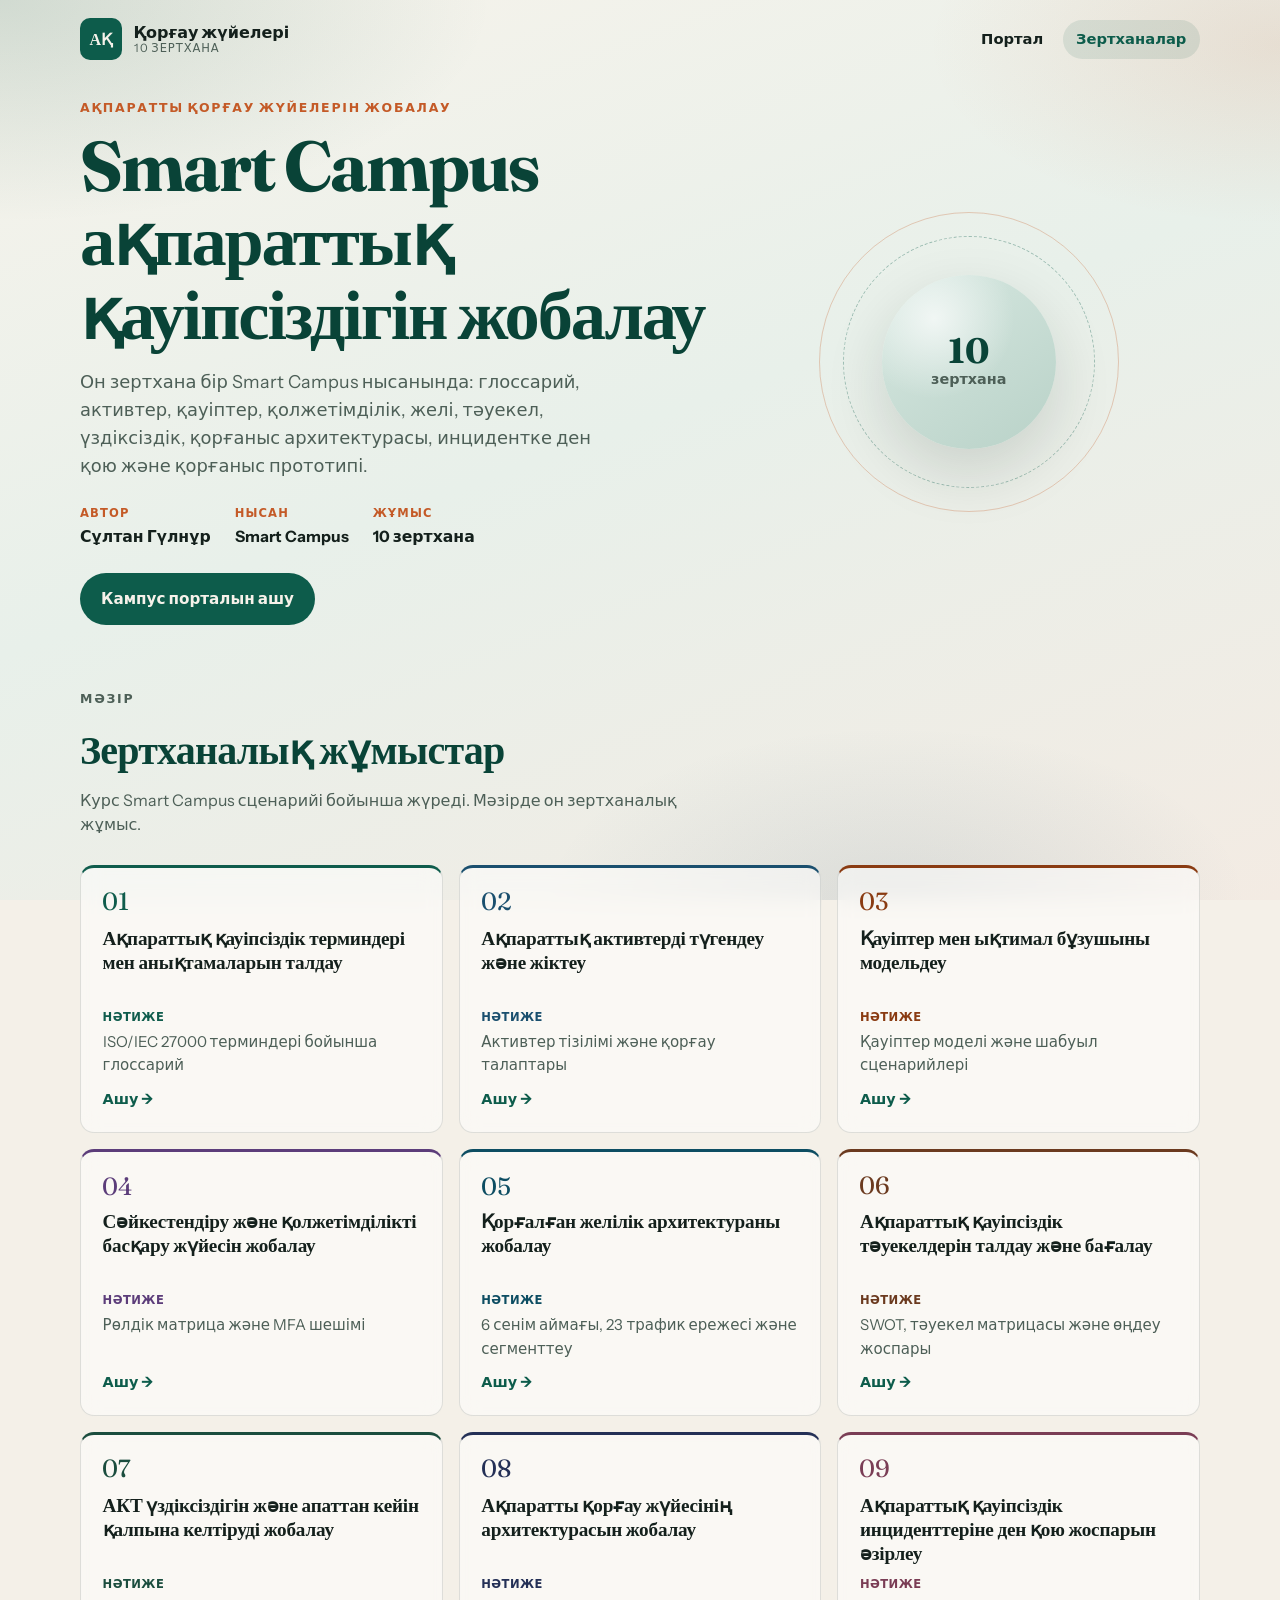
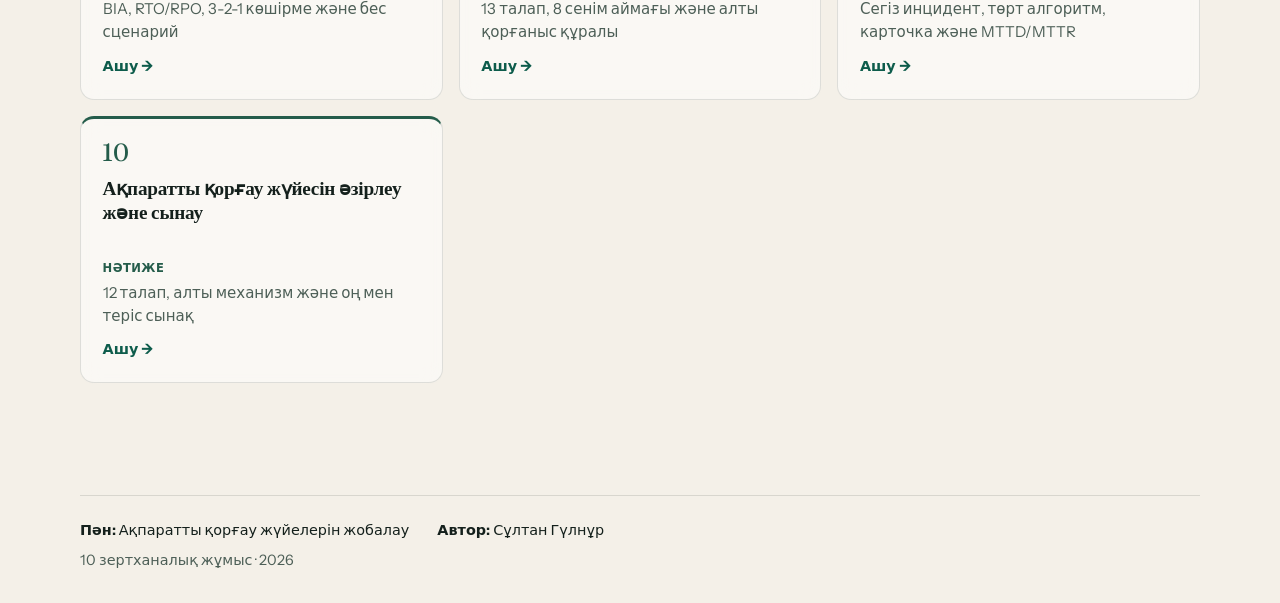
<file: index.html>
<!DOCTYPE html>
<html lang="kk">
<head>
  <meta charset="UTF-8">
  <meta name="viewport" content="width=device-width, initial-scale=1.0">
  <title>Ақпаратты қорғау жүйелерін жобалау — зертханалар</title>
  <meta name="author" content="Сұлтан Гүлнұр">
  <meta name="description" content="Smart Campus бойынша он зертханалық жұмыс. Автор: Сұлтан Гүлнұр">
  <link rel="preconnect" href="https://fonts.googleapis.com">
  <link rel="preconnect" href="https://fonts.gstatic.com" crossorigin>
  <link href="https://fonts.googleapis.com/css2?family=Instrument+Sans:wght@400;500;600;700&family=Fraunces:opsz,wght@9..144,500;9..144,700&display=swap" rel="stylesheet">
  <link rel="stylesheet" href="css/style.css?v=flow2">
</head>
<body>
  <div class="bg" aria-hidden="true"></div>

  <header class="header">
    <a class="logo" href="#labs">
      <span class="logo-mark">АҚ</span>
      <span class="logo-text">
        <strong>Қорғау жүйелері</strong>
        <small id="logo-sub">10 зертхана</small>
      </span>
    </a>
    <nav class="nav" id="site-nav">
      <a href="campus.html">Портал</a>
      <a data-nav="labs" href="#labs">Зертханалар</a>
      <a data-nav="home" data-lab="1" href="#home" hidden>Басты</a>
      <a data-nav="standards" data-lab="1" href="#standards-list" hidden>Стандарттар</a>
      <a data-nav="literature" data-lab="1" href="#literature" hidden>Әдебиеттер</a>
      <a data-nav="practice" data-lab="1" href="#practice" hidden>Практика</a>
      <a data-nav="quiz" data-lab="1" class="nav-cta" href="#quiz" hidden>Сұрақтарға жауап</a>
      <a data-nav="l2-home" data-lab="2" href="#lab/2" hidden>Басты</a>
      <a data-nav="l2-registry" data-lab="2" href="#lab/2/registry" hidden>Тізілім</a>
      <a data-nav="l2-scale" data-lab="2" href="#lab/2/scale" hidden>Жіктеу</a>
      <a data-nav="l2-diagram" data-lab="2" href="#lab/2/diagram" hidden>Сызба</a>
      <a data-nav="l2-quiz" data-lab="2" class="nav-cta" href="#lab/2/quiz" hidden>Сұрақтар</a>
      <a data-nav="l3-home" data-lab="3" href="#lab/3" hidden>Басты</a>
      <a data-nav="l3-object" data-lab="3" href="#lab/3/object" hidden>Нысан</a>
      <a data-nav="l3-diagram" data-lab="3" href="#lab/3/diagram" hidden>Сызба</a>
      <a data-nav="l3-actors" data-lab="3" href="#lab/3/actors" hidden>Бұзушы</a>
      <a data-nav="l3-registry" data-lab="3" href="#lab/3/registry" hidden>Тізілім</a>
      <a data-nav="l3-quiz" data-lab="3" class="nav-cta" href="#lab/3/quiz" hidden>Сұрақтар</a>
      <a data-nav="l4-home" data-lab="4" href="#lab/4" hidden>Басты</a>
      <a data-nav="l4-roles" data-lab="4" href="#lab/4/roles" hidden>Рөлдер</a>
      <a data-nav="l4-matrix" data-lab="4" href="#lab/4/matrix" hidden>Матрица</a>
      <a data-nav="l4-lifecycle" data-lab="4" href="#lab/4/lifecycle" hidden>Цикл</a>
      <a data-nav="l4-tests" data-lab="4" href="#lab/4/tests" hidden>Тест</a>
      <a data-nav="l4-quiz" data-lab="4" class="nav-cta" href="#lab/4/quiz" hidden>Сұрақтар</a>
      <a data-nav="l5-home" data-lab="5" href="#lab/5" hidden>Басты</a>
      <a data-nav="l5-zones" data-lab="5" href="#lab/5/zones" hidden>Аймақтар</a>
      <a data-nav="l5-traffic" data-lab="5" href="#lab/5/traffic" hidden>Ережелер</a>
      <a data-nav="l5-defense" data-lab="5" href="#lab/5/defense" hidden>Қорғаныс</a>
      <a data-nav="l5-quiz" data-lab="5" class="nav-cta" href="#lab/5/quiz" hidden>Сұрақтар</a>
      <a data-nav="l6-home" data-lab="6" href="#lab/6" hidden>Басты</a>
      <a data-nav="l6-swot" data-lab="6" href="#lab/6/swot" hidden>SWOT</a>
      <a data-nav="l6-risks" data-lab="6" href="#lab/6/risks" hidden>Тәуекел</a>
      <a data-nav="l6-plan" data-lab="6" href="#lab/6/plan" hidden>Жоспар</a>
      <a data-nav="l6-quiz" data-lab="6" class="nav-cta" href="#lab/6/quiz" hidden>Сұрақтар</a>
      <a data-nav="l7-home" data-lab="7" href="#lab/7" hidden>Басты</a>
      <a data-nav="l7-bia" data-lab="7" href="#lab/7/bia" hidden>BIA</a>
      <a data-nav="l7-backup" data-lab="7" href="#lab/7/backup" hidden>Көшірме</a>
      <a data-nav="l7-scenarios" data-lab="7" href="#lab/7/scenarios" hidden>Сценарий</a>
      <a data-nav="l7-exercise" data-lab="7" href="#lab/7/exercise" hidden>Жаттығу</a>
      <a data-nav="l7-quiz" data-lab="7" class="nav-cta" href="#lab/7/quiz" hidden>Сұрақтар</a>
      <a data-nav="l8-home" data-lab="8" href="#lab/8" hidden>Басты</a>
      <a data-nav="l8-object" data-lab="8" href="#lab/8/object" hidden>Нысан</a>
      <a data-nav="l8-requirements" data-lab="8" href="#lab/8/requirements" hidden>Талап</a>
      <a data-nav="l8-zones" data-lab="8" href="#lab/8/zones" hidden>Сызба</a>
      <a data-nav="l8-tools" data-lab="8" href="#lab/8/tools" hidden>Құрал</a>
      <a data-nav="l8-residual" data-lab="8" href="#lab/8/residual" hidden>Қалдық</a>
      <a data-nav="l8-quiz" data-lab="8" class="nav-cta" href="#lab/8/quiz" hidden>Сұрақтар</a>
      <a data-nav="l9-home" data-lab="9" href="#lab/9" hidden>Басты</a>
      <a data-nav="l9-concepts" data-lab="9" href="#lab/9/concepts" hidden>Ұғым</a>
      <a data-nav="l9-registry" data-lab="9" href="#lab/9/registry" hidden>Тізілім</a>
      <a data-nav="l9-playbooks" data-lab="9" href="#lab/9/playbooks" hidden>Сценарий</a>
      <a data-nav="l9-roles" data-lab="9" href="#lab/9/roles" hidden>Байланыс</a>
      <a data-nav="l9-card" data-lab="9" href="#lab/9/card" hidden>Карточка</a>
      <a data-nav="l9-quiz" data-lab="9" class="nav-cta" href="#lab/9/quiz" hidden>Сұрақтар</a>
      <a data-nav="l10-home" data-lab="10" href="#lab/10" hidden>Басты</a>
      <a data-nav="l10-baseline" data-lab="10" href="#lab/10/baseline" hidden>Күй</a>
      <a data-nav="l10-requirements" data-lab="10" href="#lab/10/requirements" hidden>Талап</a>
      <a data-nav="l10-stand" data-lab="10" href="#lab/10/stand" hidden>Стенд</a>
      <a data-nav="l10-tests" data-lab="10" href="#lab/10/tests" hidden>Сынақ</a>
      <a data-nav="l10-findings" data-lab="10" href="#lab/10/findings" hidden>Олқылық</a>
      <a data-nav="l10-quiz" data-lab="10" class="nav-cta" href="#lab/10/quiz" hidden>Сұрақтар</a>
    </nav>
  </header>

  <main id="app"></main>

  <footer class="footer">
    <div class="footer-meta">
      <p><strong>Пән:</strong> <span id="footer-subject"></span></p>
      <p><strong>Автор:</strong> <span id="footer-author"></span></p>
    </div>
    <p class="footer-note"><span id="footer-note">10 зертханалық жұмыс</span> · <span id="year"></span></p>
  </footer>

  <script src="js/data.js"></script>
  <script src="js/lab2.js"></script>
  <script src="js/lab3.js"></script>
  <script src="js/lab4.js"></script>
  <script src="js/lab5.js"></script>
  <script src="js/lab6.js"></script>
  <script src="js/lab7.js"></script>
  <script src="js/lab8.js?v=flow2"></script>
  <script src="js/lab9.js"></script>
  <script src="js/lab10.js"></script>
  <script src="js/app.js"></script>
</body>
</html>
</file>
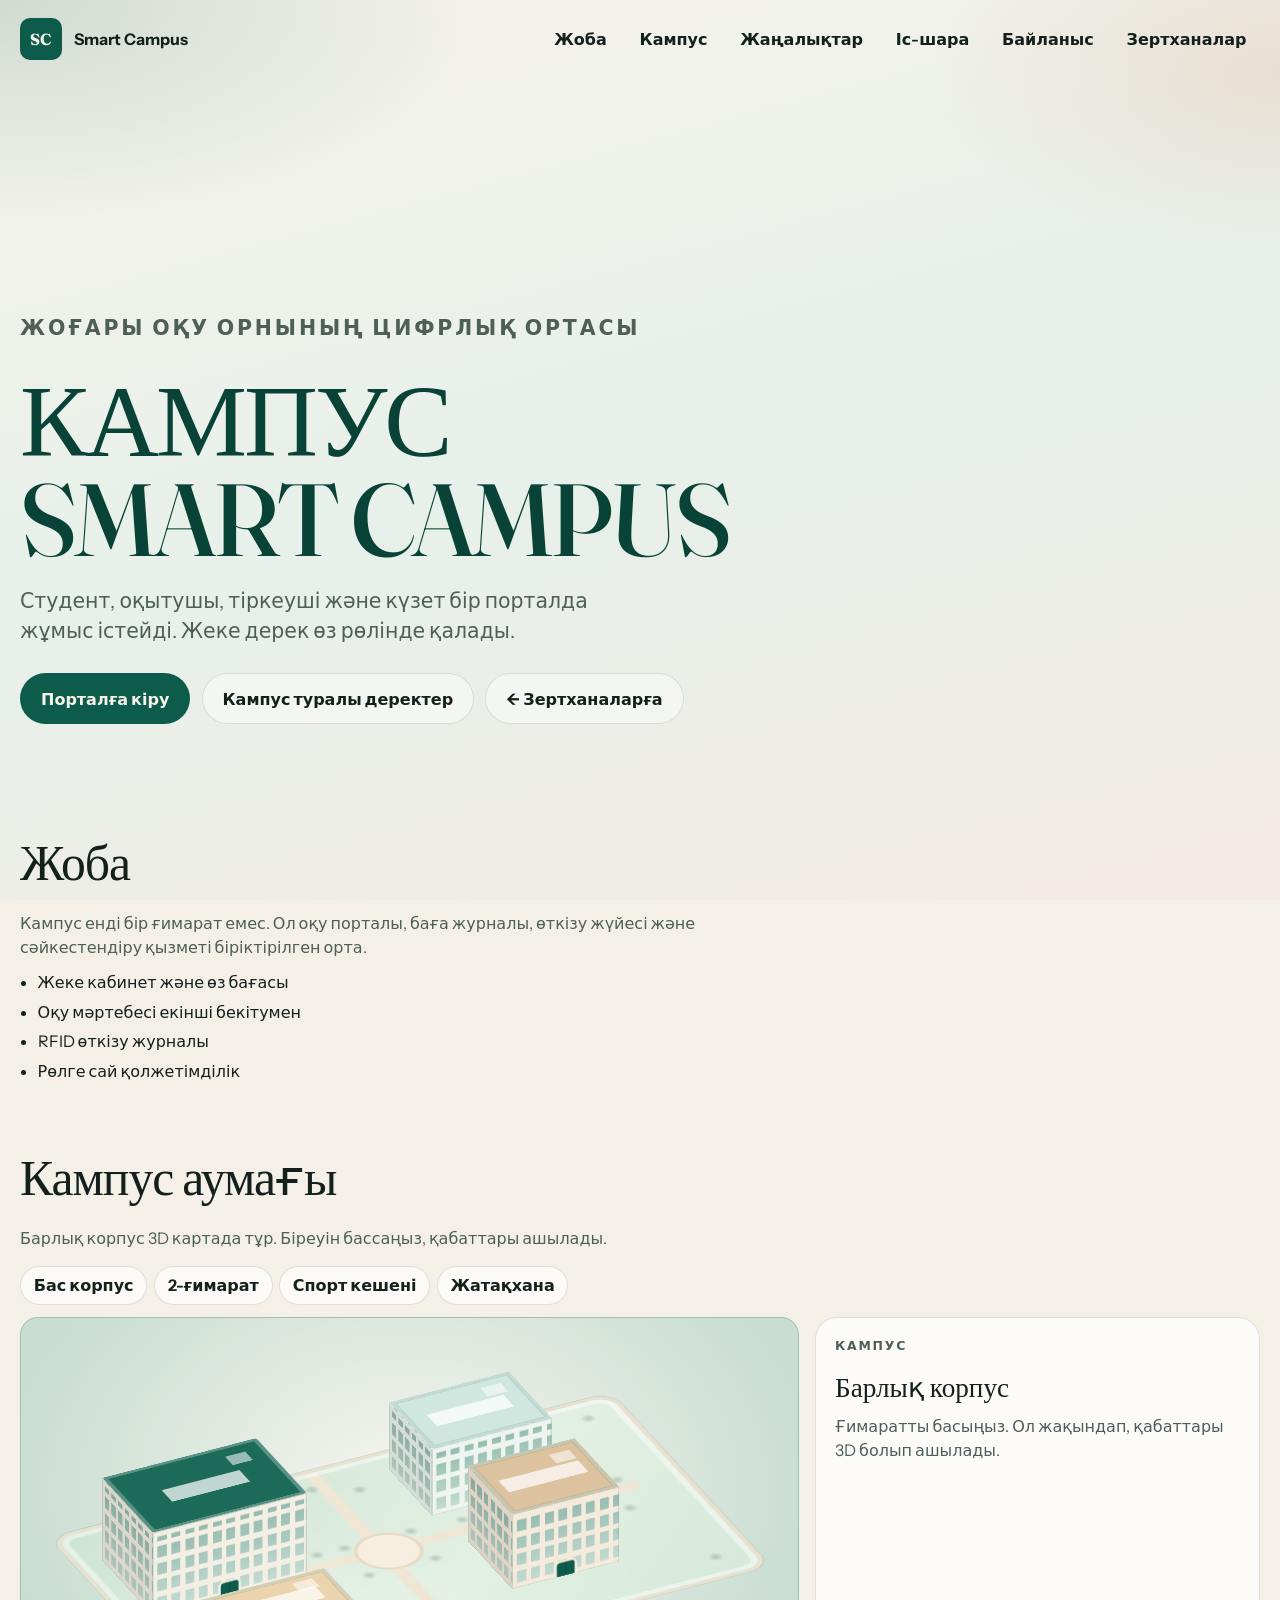
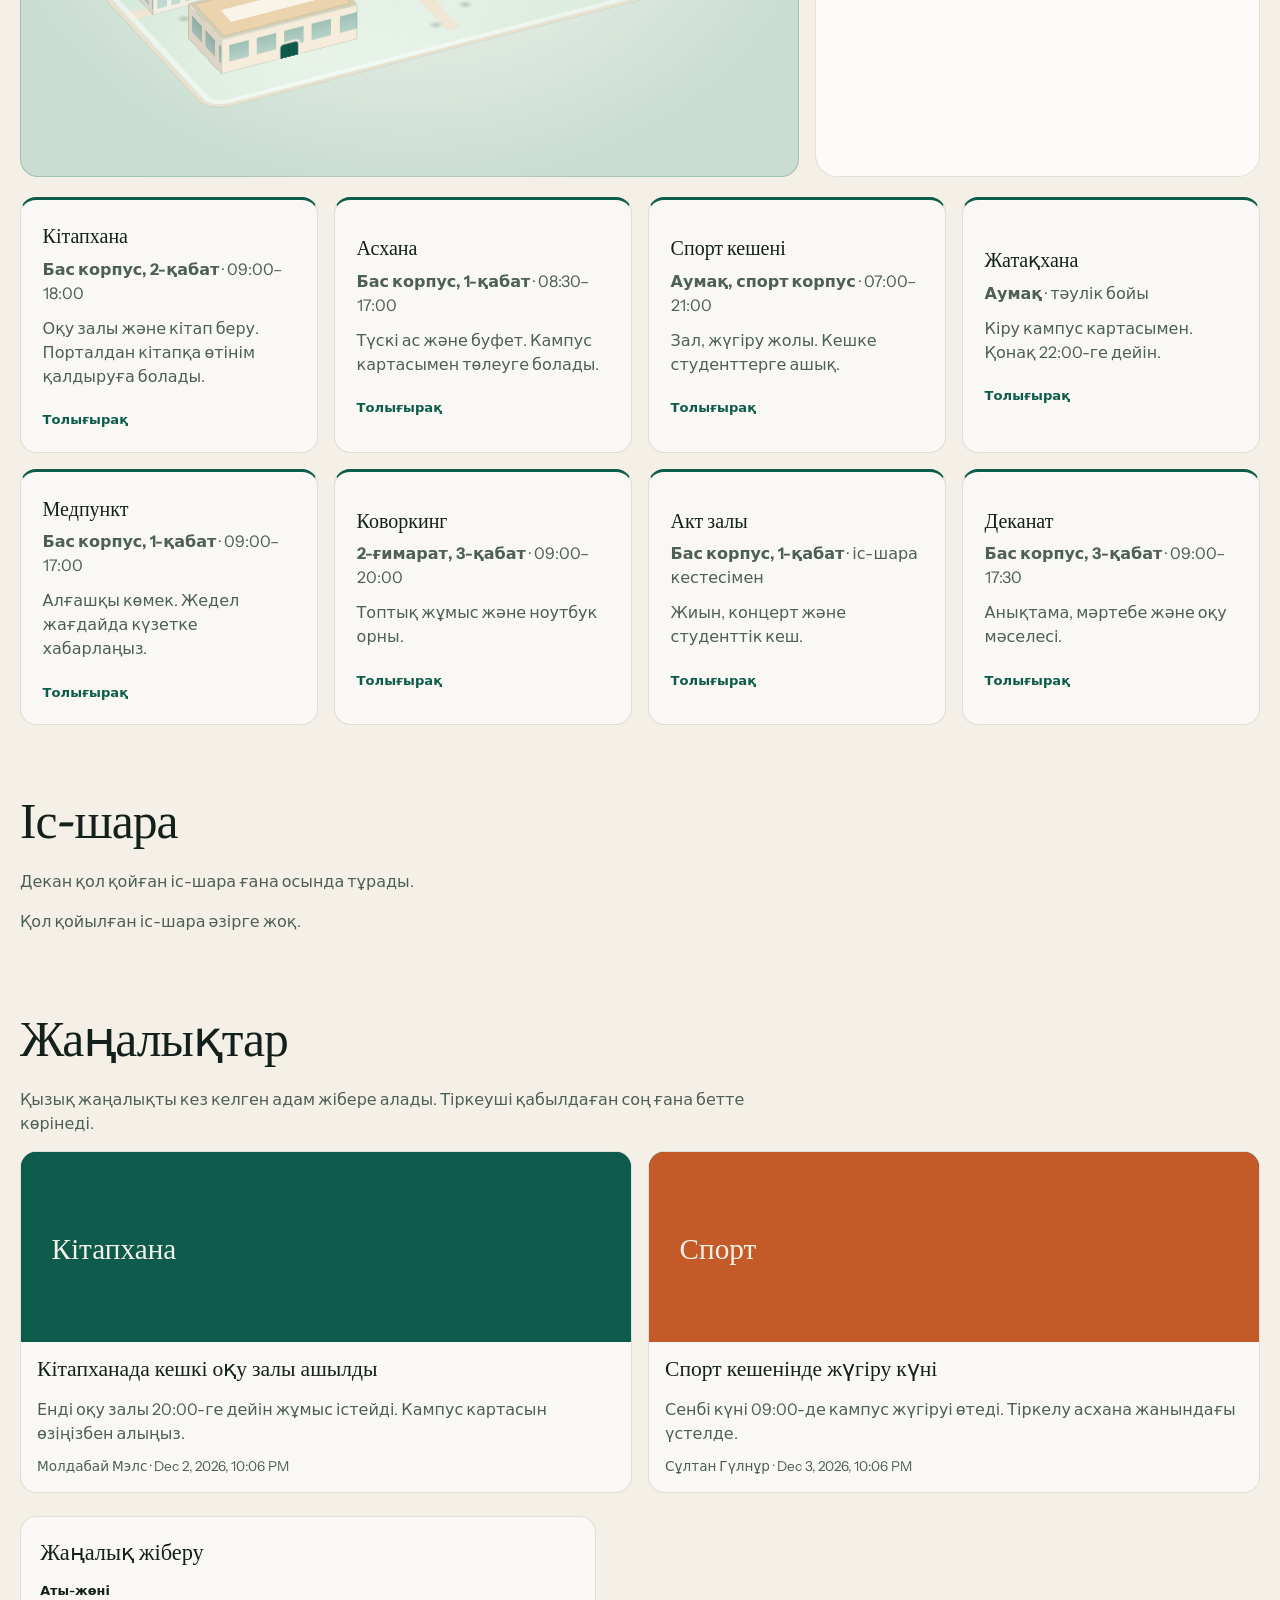
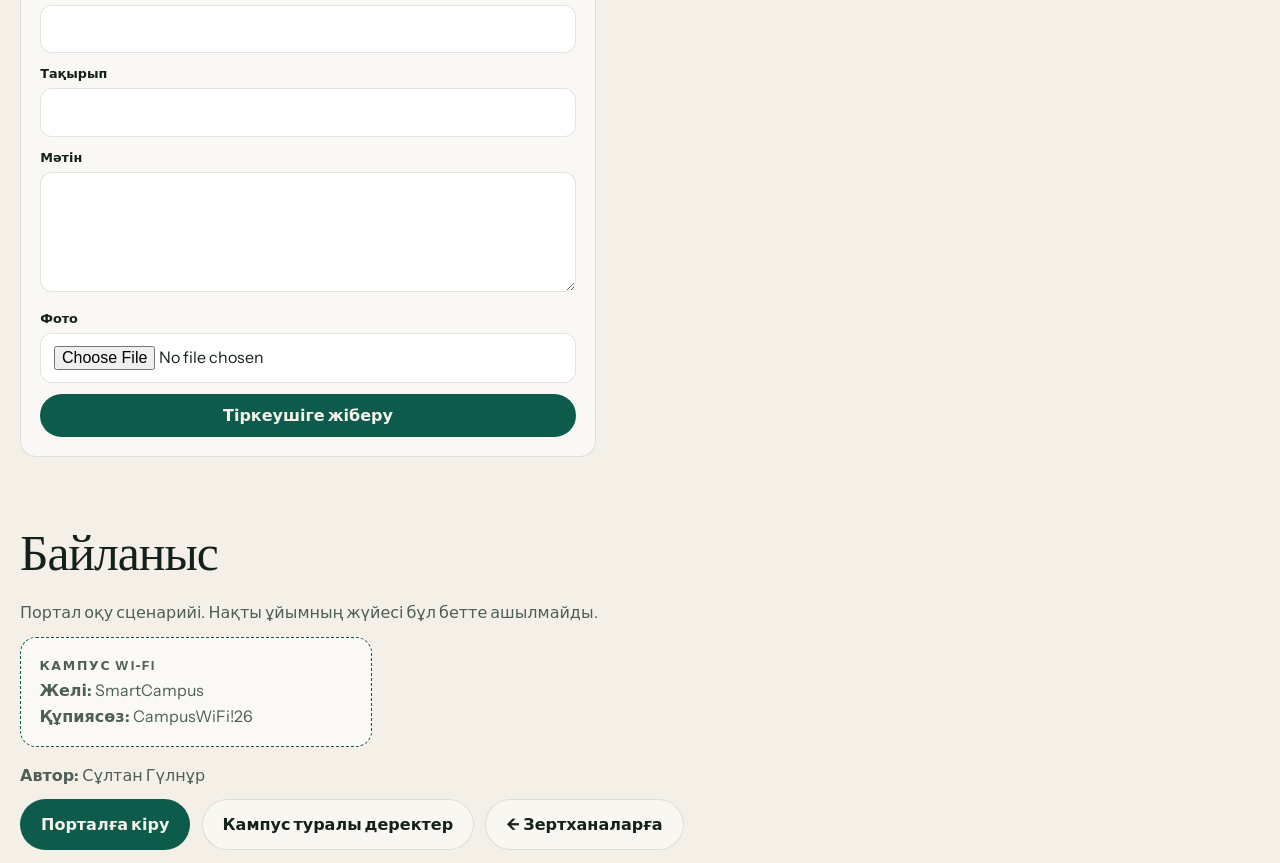
<file: campus.html>
<!DOCTYPE html>
<html lang="kk">
<head>
  <meta charset="UTF-8">
  <meta name="viewport" content="width=device-width, initial-scale=1.0">
  <title>Smart Campus — портал</title>
  <meta name="author" content="Сұлтан Гүлнұр">
  <link rel="preconnect" href="https://fonts.googleapis.com">
  <link rel="preconnect" href="https://fonts.gstatic.com" crossorigin>
  <link href="https://fonts.googleapis.com/css2?family=Instrument+Sans:wght@400;500;600;700&family=Fraunces:opsz,wght@9..144,500;9..144,700&display=swap" rel="stylesheet">
  <link rel="stylesheet" href="css/campus.css?v=backup-btn">
</head>
<body>
  <div class="bg" aria-hidden="true"></div>
  <div id="app"></div>
  <script src="js/dbms.js?v=face-vec"></script>
  <script src="js/acs.js"></script>
  <script src="js/campus.js?v=backup-btn"></script>
</body>
</html>
</file>
<file: css/style.css>
:root {
  --ink: #14201c;
  --muted: #4d5f57;
  --paper: #f4f0e8;
  --line: rgba(20, 32, 28, 0.12);
  --teal: #0d5c4b;
  --teal-2: #094337;
  --clay: #c45a27;
  --good: #1b7a4a;
  --bad: #b1362c;
  --shadow: 0 24px 60px rgba(12, 36, 28, 0.14);
  --font: "Instrument Sans", system-ui, sans-serif;
  --display: "Fraunces", Georgia, serif;
  --radius: 14px;
  --max: 1120px;
}

* { box-sizing: border-box; margin: 0; padding: 0; }

html { scroll-behavior: smooth; }

body {
  font-family: var(--font);
  color: var(--ink);
  background: var(--paper);
  min-height: 100vh;
  line-height: 1.55;
}

.bg {
  position: fixed;
  inset: 0;
  z-index: -1;
  background:
    radial-gradient(ellipse 70% 45% at 0% 0%, rgba(13, 92, 75, 0.16), transparent 55%),
    radial-gradient(ellipse 55% 40% at 100% 5%, rgba(196, 90, 39, 0.12), transparent 50%),
    radial-gradient(ellipse 50% 35% at 70% 100%, rgba(26, 79, 110, 0.1), transparent 55%),
    linear-gradient(160deg, #f7f3eb 0%, #e8f0ea 48%, #f3ebe3 100%);
}

a { color: inherit; text-decoration: none; }

.header {
  width: min(var(--max), calc(100% - 2rem));
  margin: 0 auto;
  padding: 1.15rem 0;
  display: flex;
  align-items: center;
  justify-content: space-between;
  gap: 1rem;
}

.logo {
  display: flex;
  align-items: center;
  gap: 0.75rem;
}

.logo-mark {
  width: 2.6rem;
  height: 2.6rem;
  display: grid;
  place-items: center;
  background: var(--teal);
  color: #f6f2ea;
  font-family: var(--display);
  font-weight: 700;
  border-radius: 10px;
}

.logo-text {
  display: flex;
  flex-direction: column;
  line-height: 1.15;
}

.logo-text strong { font-size: 1rem; font-weight: 700; }
.logo-text small {
  color: var(--muted);
  font-size: 0.72rem;
  letter-spacing: 0.08em;
  text-transform: uppercase;
}

.nav {
  display: flex;
  align-items: center;
  gap: 0.35rem;
  font-weight: 600;
  font-size: 0.92rem;
}

.nav a {
  padding: 0.5rem 0.85rem;
  border-radius: 999px;
  transition: background 0.2s ease, color 0.2s ease;
}

.nav a:hover,
.nav a.is-active { background: rgba(13, 92, 75, 0.1); color: var(--teal); }

.nav-cta {
  background: var(--teal) !important;
  color: #f6f2ea !important;
}

.nav-cta:hover { background: var(--teal-2) !important; }

#app {
  width: min(var(--max), calc(100% - 2rem));
  margin: 0 auto;
  padding-bottom: 4rem;
  min-height: 70vh;
}

.view {
  opacity: 0;
  transform: translateY(10px);
  transition: opacity 0.45s ease, transform 0.45s ease;
}

.view.is-in {
  opacity: 1;
  transform: none;
}

.reveal {
  opacity: 0;
  transform: translateY(18px);
  transition: opacity 0.55s ease, transform 0.55s ease;
  transition-delay: var(--d, 0s);
}

.reveal.is-visible {
  opacity: 1;
  transform: none;
}

.eyebrow {
  font-size: 0.78rem;
  font-weight: 700;
  letter-spacing: 0.14em;
  text-transform: uppercase;
  color: var(--clay);
  margin-bottom: 0.7rem;
}

.meta-row {
  display: flex;
  flex-wrap: wrap;
  gap: 0.75rem 1.5rem;
  margin-bottom: 1.5rem;
}

.meta-row span {
  display: flex;
  flex-direction: column;
  gap: 0.15rem;
  font-weight: 700;
  font-size: 0.98rem;
}

.meta-row em {
  font-style: normal;
  font-size: 0.72rem;
  font-weight: 700;
  letter-spacing: 0.1em;
  text-transform: uppercase;
  color: var(--clay);
}

.qa-list {
  display: grid;
  gap: 1rem;
}

.qa-item {
  padding: 1.2rem 1.25rem;
  border-radius: var(--radius);
  background: rgba(255, 255, 255, 0.5);
  border: 1px solid var(--line);
}

.qa-q {
  display: flex;
  gap: 0.75rem;
  align-items: flex-start;
  margin-bottom: 0.85rem;
}

.qa-q h2 {
  font-family: var(--font);
  font-size: 1.05rem;
  font-weight: 700;
  line-height: 1.4;
  color: var(--ink);
}

.qa-a {
  padding: 0.9rem 1rem;
  border-radius: 10px;
  background: rgba(13, 92, 75, 0.08);
  border-left: 3px solid var(--teal);
}

.qa-a span {
  display: block;
  font-size: 0.72rem;
  font-weight: 700;
  letter-spacing: 0.1em;
  text-transform: uppercase;
  color: var(--teal);
  margin-bottom: 0.35rem;
}

.qa-a p {
  color: var(--ink);
  font-size: 1rem;
  line-height: 1.65;
}

.footer-meta {
  display: flex;
  flex-wrap: wrap;
  gap: 0.5rem 1.75rem;
  margin-bottom: 0.5rem;
}

.footer-meta p { color: var(--ink); }
.footer-note { margin: 0; }

.btn {
  display: inline-flex;
  align-items: center;
  justify-content: center;
  gap: 0.4rem;
  padding: 0.8rem 1.25rem;
  border-radius: 999px;
  border: 1.5px solid transparent;
  font: inherit;
  font-weight: 700;
  font-size: 0.95rem;
  cursor: pointer;
  transition: transform 0.2s ease, background 0.2s ease, border-color 0.2s ease, box-shadow 0.2s ease;
}

.btn:hover {
  transform: translateY(-2px);
  box-shadow: 0 10px 24px rgba(13, 92, 75, 0.18);
}

.btn-primary {
  background: var(--teal);
  color: #f6f2ea;
}

.btn-primary:hover { background: var(--teal-2); }

.btn-ghost {
  background: rgba(255, 255, 255, 0.45);
  border-color: var(--line);
  color: var(--ink);
  backdrop-filter: blur(8px);
}

.btn-ghost:hover { border-color: var(--teal); color: var(--teal); }

/* Hero */
.hero {
  display: grid;
  grid-template-columns: 1.15fr 0.85fr;
  gap: 2rem;
  align-items: center;
  padding: 1.25rem 0 2.5rem;
}

.hero-title {
  font-family: var(--display);
  font-size: clamp(2.4rem, 6vw, 4.4rem);
  line-height: 1.05;
  letter-spacing: -0.03em;
  color: var(--teal-2);
  max-width: 12em;
  margin-bottom: 1.1rem;
}

.hero-lead {
  font-size: 1.12rem;
  color: var(--muted);
  max-width: 34rem;
  margin-bottom: 1.6rem;
}

.hero-actions { display: flex; flex-wrap: wrap; gap: 0.7rem; }

.hero-panel { display: grid; place-items: center; }

.orbit {
  position: relative;
  width: min(300px, 72vw);
  aspect-ratio: 1;
  display: grid;
  place-items: center;
}

.orbit-ring {
  position: absolute;
  inset: 8%;
  border: 1.5px dashed rgba(13, 92, 75, 0.35);
  border-radius: 50%;
  animation: spin 28s linear infinite;
}

.orbit-ring.delay {
  inset: 0;
  border-style: solid;
  border-color: rgba(196, 90, 39, 0.28);
  animation-duration: 40s;
  animation-direction: reverse;
}

.orbit-core {
  width: 58%;
  aspect-ratio: 1;
  border-radius: 50%;
  display: grid;
  place-content: center;
  text-align: center;
  background:
    radial-gradient(circle at 30% 25%, rgba(255, 255, 255, 0.7), transparent 45%),
    linear-gradient(145deg, #d7e8e1, #b9d2c8);
  box-shadow: var(--shadow);
  animation: float 5s ease-in-out infinite;
}

.orbit-core strong {
  font-family: var(--display);
  font-size: 2.2rem;
  color: var(--teal-2);
  line-height: 1;
}

.orbit-core em {
  font-style: normal;
  font-weight: 600;
  color: var(--muted);
  font-size: 0.9rem;
}

@keyframes spin { to { transform: rotate(360deg); } }
@keyframes float {
  0%, 100% { transform: translateY(0); }
  50% { transform: translateY(-10px); }
}

/* Blocks */
.block { padding: 3rem 0; }

.block-head {
  max-width: 38rem;
  margin-bottom: 1.75rem;
}

.block-head h2,
.detail-hero h1,
.quiz-hero h1 {
  font-family: var(--display);
  font-size: clamp(1.7rem, 3.5vw, 2.5rem);
  color: var(--teal-2);
  letter-spacing: -0.02em;
  margin-bottom: 0.4rem;
}

.block-head p { color: var(--muted); }

.goal-card {
  padding: 1.5rem 0 2rem;
  border-top: 3px solid var(--teal);
  max-width: 50rem;
  margin-bottom: 1.5rem;
}

.goal-card h3 {
  font-family: var(--display);
  font-size: 1.3rem;
  margin-bottom: 0.7rem;
  color: var(--teal-2);
}

.goal-card p { color: var(--muted); margin-bottom: 0.85rem; }

.goal-card .meta {
  display: flex;
  gap: 0.75rem;
  align-items: center;
  color: var(--ink);
  font-weight: 600;
}

.goal-card .meta span {
  font-size: 0.72rem;
  letter-spacing: 0.1em;
  text-transform: uppercase;
  color: var(--clay);
}

.task-grid,
.std-grid {
  display: grid;
  grid-template-columns: repeat(3, 1fr);
  gap: 1rem;
  align-items: stretch;
}

.task-card {
  display: flex;
  flex-direction: column;
  height: 100%;
  padding: 1.25rem 1.1rem;
  border-radius: var(--radius);
  background: rgba(255, 255, 255, 0.42);
  border: 1px solid var(--line);
  backdrop-filter: blur(10px);
}

.task-card:last-child:nth-child(3n + 1) {
  grid-column: 2;
}

.task-n {
  font-family: var(--display);
  font-size: 1.4rem;
  color: var(--clay);
  display: block;
  margin-bottom: 0.45rem;
}

.task-card h3 { font-size: 1.05rem; margin-bottom: 0.4rem; min-height: 1.4em; }
.task-card p { color: var(--muted); font-size: 0.95rem; flex: 1; }

.std-card {
  display: flex;
  flex-direction: column;
  gap: 0.7rem;
  padding: 1.35rem;
  border-radius: var(--radius);
  background: rgba(255, 255, 255, 0.5);
  border: 1px solid var(--line);
  border-top: 3px solid var(--accent, var(--teal));
  backdrop-filter: blur(10px);
  transition: transform 0.25s ease, box-shadow 0.25s ease, background 0.25s ease;
  min-height: 100%;
}

.std-card:hover {
  transform: translateY(-6px);
  box-shadow: var(--shadow);
  background: rgba(255, 255, 255, 0.72);
}

.std-top {
  display: flex;
  align-items: center;
  justify-content: space-between;
  gap: 0.5rem;
}

.std-num {
  width: 2rem;
  height: 2rem;
  display: grid;
  place-items: center;
  border-radius: 8px;
  background: var(--accent, var(--teal));
  color: #f6f2ea;
  font-weight: 700;
  font-size: 0.9rem;
}

.std-code {
  font-size: 0.78rem;
  font-weight: 700;
  color: var(--accent, var(--teal));
  text-align: right;
}

.std-card h3 {
  font-family: var(--display);
  font-size: 1.15rem;
  line-height: 1.25;
  letter-spacing: -0.01em;
  min-height: 2.5em;
}

.std-card p {
  color: var(--muted);
  font-size: 0.94rem;
  flex: 1;
}

.std-go {
  margin-top: auto;
  font-weight: 700;
  color: var(--teal);
  font-size: 0.9rem;
  display: inline-flex;
  align-items: center;
  gap: 0.35rem;
}

.std-card:hover .std-go i { transform: translateX(4px); }
.std-go i { display: inline-block; transition: transform 0.2s ease; font-style: normal; }

.labs-hero {
  display: grid;
  grid-template-columns: 1.15fr 0.85fr;
  gap: 2rem;
  align-items: center;
  padding: 1.25rem 0 1rem;
}

.lab-grid {
  display: grid;
  grid-template-columns: repeat(3, 1fr);
  gap: 1rem;
}

.lab-card {
  display: flex;
  flex-direction: column;
  gap: 0.7rem;
  height: 100%;
  padding: 1.35rem;
  border-radius: var(--radius);
  background: rgba(255, 255, 255, 0.5);
  border: 1px solid var(--line);
  border-top: 3px solid var(--accent, var(--teal));
  backdrop-filter: blur(10px);
  transition: transform 0.25s ease, box-shadow 0.25s ease, background 0.25s ease;
}

a.lab-card:hover {
  transform: translateY(-6px);
  box-shadow: var(--shadow);
  background: rgba(255, 255, 255, 0.78);
}

.lab-card.is-locked {
  background: rgba(255, 255, 255, 0.32);
}

.lab-card.is-locked .lab-go {
  color: var(--muted);
}

.lab-top {
  display: flex;
  align-items: center;
  justify-content: space-between;
  gap: 0.5rem;
}

.lab-num {
  font-family: var(--display);
  font-size: 1.55rem;
  line-height: 1;
  color: var(--accent, var(--teal));
}

.lab-card h3 {
  font-family: var(--display);
  font-size: 1.2rem;
  line-height: 1.25;
  letter-spacing: -0.01em;
  min-height: 3.75em;
}

.lab-result span {
  display: block;
  margin-bottom: 0.2rem;
  font-size: 0.72rem;
  font-weight: 700;
  letter-spacing: 0.04em;
  text-transform: uppercase;
  color: var(--accent, var(--teal));
}

.lab-card p {
  color: var(--muted);
  font-size: 0.94rem;
  flex: 1;
}

.lab-go {
  margin-top: auto;
  font-weight: 700;
  color: var(--teal);
  font-size: 0.9rem;
}

.lab-go i {
  display: inline-block;
  font-style: normal;
  transition: transform 0.2s ease;
}

a.lab-card:hover .lab-go i { transform: translateX(4px); }

.lit-list {
  list-style: none;
  display: flex;
  flex-direction: column;
  gap: 0.85rem;
}

.lit-item {
  display: grid;
  grid-template-columns: auto 1fr;
  gap: 1rem;
  align-items: start;
  padding: 1.1rem 1.2rem;
  border: 1px solid var(--line);
  border-radius: var(--radius);
  background: rgba(255, 252, 247, 0.72);
  transition: border-color 0.2s ease, transform 0.2s ease;
}

.lit-item:hover {
  border-color: rgba(13, 92, 75, 0.35);
  transform: translateY(-2px);
}

.lit-n {
  width: 2rem;
  height: 2rem;
  display: grid;
  place-items: center;
  border-radius: 8px;
  background: var(--teal);
  color: #f6f2ea;
  font-weight: 700;
  font-size: 0.85rem;
  flex-shrink: 0;
}

.lit-body p {
  margin-top: 0.35rem;
  color: var(--muted);
  font-size: 0.95rem;
}

.lit-link {
  font-weight: 600;
  color: var(--teal-2);
  text-decoration: underline;
  text-decoration-color: rgba(13, 92, 75, 0.28);
  text-underline-offset: 0.18em;
  transition: color 0.2s ease, text-decoration-color 0.2s ease;
}

.lit-link:hover {
  color: var(--clay);
  text-decoration-color: rgba(196, 90, 39, 0.45);
}

.lit-source {
  display: inline-block;
  margin-top: 0.55rem;
  font-size: 0.78rem;
  font-weight: 600;
  letter-spacing: 0.04em;
  text-transform: uppercase;
  color: var(--muted);
}

.cta {
  margin-top: 2rem;
  padding: 1.75rem 0;
  border-top: 1px solid var(--line);
  display: flex;
  align-items: center;
  justify-content: space-between;
  gap: 1rem;
  flex-wrap: wrap;
}

.cta h2 {
  font-family: var(--display);
  font-size: 1.8rem;
  color: var(--teal-2);
}

.cta p { color: var(--muted); }

/* Detail */
.detail { padding-top: 0.5rem; }

.back {
  display: inline-block;
  font-weight: 600;
  color: var(--muted);
  margin-bottom: 1.4rem;
}

.back:hover { color: var(--teal); }

.detail-hero {
  max-width: 46rem;
  margin-bottom: 2.2rem;
  padding-bottom: 1.4rem;
  border-bottom: 3px solid var(--accent, var(--teal));
}

.detail-about {
  margin-top: 0.9rem;
  font-size: 1.08rem;
  color: var(--muted);
}

.detail-layout {
  display: grid;
  grid-template-columns: 1fr 280px;
  gap: 2.5rem;
  align-items: start;
}

.info-block { margin-bottom: 1.8rem; }

.info-block h2 {
  font-family: var(--display);
  font-size: 1.35rem;
  color: var(--teal-2);
  margin-bottom: 0.5rem;
}

.info-block p { color: var(--muted); }

.terms { display: grid; gap: 0.85rem; margin-top: 0.9rem; }

.term {
  padding: 0.85rem 0;
  border-bottom: 1px solid var(--line);
}

.term:last-child { border-bottom: none; }

.term dt {
  font-weight: 700;
  color: var(--teal-2);
  margin-bottom: 0.2rem;
}

.term dd { color: var(--muted); }

.facts {
  list-style: none;
  display: grid;
  gap: 0.7rem;
  margin-top: 0.8rem;
}

.facts li {
  position: relative;
  padding-left: 1.15rem;
  color: var(--muted);
}

.facts li::before {
  content: "";
  position: absolute;
  left: 0;
  top: 0.55rem;
  width: 0.45rem;
  height: 0.45rem;
  border-radius: 50%;
  background: var(--clay);
}

.side {
  position: sticky;
  top: 1rem;
  padding: 1.2rem;
  border-radius: var(--radius);
  background: rgba(255, 255, 255, 0.55);
  border: 1px solid var(--line);
  backdrop-filter: blur(10px);
}

.side h3 {
  font-family: var(--display);
  margin-bottom: 0.9rem;
  font-size: 1.15rem;
}

.side-link {
  display: flex;
  flex-direction: column;
  gap: 0.2rem;
  padding: 0.7rem 0;
  border-bottom: 1px solid var(--line);
}

.side-link:last-of-type { border-bottom: none; margin-bottom: 0.8rem; }

.side-link strong { font-size: 0.9rem; }
.side-link span { color: var(--muted); font-size: 0.85rem; }
.side-link:hover strong { color: var(--teal); }

.side-btn { width: 100%; margin-top: 0.5rem; }

/* Quiz */
.quiz { padding-top: 0.5rem; }
.quiz-hero { max-width: 38rem; margin-bottom: 1.8rem; }
.quiz-hero p { color: var(--muted); }

.quiz-form { display: grid; gap: 1.15rem; }

.q {
  border: none;
  padding: 1.1rem;
  border-radius: var(--radius);
  background: rgba(255, 255, 255, 0.48);
  border: 1px solid var(--line);
}

.q legend {
  font-weight: 700;
  display: flex;
  gap: 0.7rem;
  align-items: flex-start;
  margin-bottom: 0.85rem;
  float: none;
  width: 100%;
  padding: 0;
}

.q-n {
  flex-shrink: 0;
  width: 1.7rem;
  height: 1.7rem;
  display: grid;
  place-items: center;
  background: var(--teal);
  color: #f6f2ea;
  border-radius: 7px;
  font-size: 0.82rem;
}

.opts { display: grid; gap: 0.45rem; clear: both; }

.q-write textarea {
  width: 100%;
  margin-top: 0.35rem;
  padding: 0.85rem 1rem;
  border: 1px solid var(--line);
  border-radius: 10px;
  font: inherit;
  font-size: 0.98rem;
  line-height: 1.5;
  color: var(--ink);
  background: rgba(255, 255, 255, 0.7);
  resize: vertical;
  min-height: 5rem;
  transition: border-color 0.15s ease, box-shadow 0.15s ease;
}

.q-write textarea:focus {
  outline: none;
  border-color: var(--teal);
  box-shadow: 0 0 0 3px rgba(13, 92, 75, 0.12);
}

.q-write textarea::placeholder { color: #8a9a92; }

.q-write textarea[readonly] {
  background: rgba(255, 255, 255, 0.45);
  cursor: default;
}

.model-answer {
  margin-top: 0.85rem;
  padding: 0.9rem 1rem;
  border-radius: 10px;
  background: rgba(13, 92, 75, 0.08);
  border-left: 3px solid var(--teal);
}

.model-answer span {
  display: block;
  font-size: 0.72rem;
  font-weight: 700;
  letter-spacing: 0.1em;
  text-transform: uppercase;
  color: var(--teal);
  margin-bottom: 0.35rem;
}

.model-answer p {
  color: var(--ink);
  font-size: 0.96rem;
}

.sr-only {
  position: absolute;
  width: 1px;
  height: 1px;
  padding: 0;
  margin: -1px;
  overflow: hidden;
  clip: rect(0, 0, 0, 0);
  border: 0;
}

.q.is-checked {
  border-color: rgba(13, 92, 75, 0.28);
}

.opt {
  display: flex;
  gap: 0.7rem;
  align-items: flex-start;
  padding: 0.7rem 0.8rem;
  border-radius: 10px;
  border: 1px solid var(--line);
  cursor: pointer;
  transition: border-color 0.15s ease, background 0.15s ease;
  background: rgba(255, 255, 255, 0.35);
}

.opt:hover {
  border-color: var(--teal);
  background: rgba(13, 92, 75, 0.05);
}

.opt input {
  margin-top: 0.2rem;
  accent-color: var(--teal);
}

.opt.correct {
  border-color: var(--good);
  background: rgba(27, 122, 74, 0.1);
}

.opt.wrong {
  border-color: var(--bad);
  background: rgba(177, 54, 44, 0.08);
}

.explain {
  margin-top: 0.65rem;
  color: var(--muted);
  font-size: 0.92rem;
}

.quiz-actions {
  display: flex;
  gap: 0.7rem;
  flex-wrap: wrap;
  margin-top: 0.4rem;
}

.result {
  margin-top: 1.5rem;
  padding: 1.4rem;
  border-radius: var(--radius);
  background: rgba(255, 255, 255, 0.55);
  border: 1px solid var(--line);
  border-top: 3px solid var(--teal);
}

.result-score {
  font-family: var(--display);
  font-size: 1.8rem;
  color: var(--teal-2);
  margin-bottom: 0.3rem;
}

.result-note { color: var(--muted); margin-bottom: 0.9rem; }

.result-bar {
  height: 8px;
  border-radius: 999px;
  background: rgba(13, 92, 75, 0.12);
  overflow: hidden;
}

.result-bar i {
  display: block;
  height: 100%;
  background: linear-gradient(90deg, var(--teal), #2a8f72);
  border-radius: inherit;
  transition: width 0.6s ease;
}

.not-found {
  text-align: center;
  padding: 6rem 1rem;
}

.not-found h1 {
  font-family: var(--display);
  font-size: 4rem;
  color: var(--teal-2);
}

.not-found p { color: var(--muted); margin: 0.7rem 0 1.4rem; }

/* Practice mini-game */
.practice-link {
  display: inline-flex;
  align-items: center;
  gap: 0.35rem;
  margin-top: 1rem;
  padding: 0.65rem 1.1rem;
  border-radius: 999px;
  background: rgba(138, 59, 18, 0.1);
  color: #8a3b12;
  font-weight: 700;
  font-size: 0.95rem;
  border: 1.5px solid rgba(138, 59, 18, 0.25);
  transition: background 0.2s ease, transform 0.2s ease;
}

.practice-link:hover {
  background: rgba(138, 59, 18, 0.18);
  transform: translateY(-2px);
}

.practice-hero {
  padding: 1.5rem 0 1.75rem;
  max-width: 40rem;
}

.practice-hero h1 {
  font-family: var(--display);
  font-size: clamp(1.9rem, 4vw, 2.8rem);
  line-height: 1.15;
  color: var(--teal-2);
  margin-bottom: 0.75rem;
}

.practice-hero p { color: var(--muted); font-size: 1.05rem; }

.practice-layout {
  display: grid;
  grid-template-columns: 0.9fr 1.1fr;
  gap: 1.5rem;
  align-items: start;
}

.practice-side {
  padding: 1.25rem;
  border-radius: var(--radius);
  background: rgba(255, 255, 255, 0.55);
  border: 1px solid var(--line);
}

.practice-side h2 {
  font-family: var(--display);
  font-size: 1.35rem;
  margin-bottom: 1rem;
  color: var(--teal-2);
}

.scenario-grid {
  display: grid;
  gap: 0.65rem;
  margin-bottom: 1.15rem;
}

.scenario-item {
  display: grid;
  gap: 0.15rem;
  padding: 0.7rem 0.85rem;
  border-radius: 10px;
  background: rgba(13, 92, 75, 0.07);
  border-left: 3px solid var(--teal);
}

.scenario-item em {
  font-style: normal;
  font-size: 0.7rem;
  font-weight: 700;
  letter-spacing: 0.1em;
  text-transform: uppercase;
  color: var(--clay);
}

.scenario-item strong {
  font-size: 0.98rem;
  font-weight: 600;
}

.practice-hint p {
  font-size: 0.95rem;
  color: var(--ink);
  margin-bottom: 0.55rem;
}

.practice-hint .muted {
  color: var(--muted);
  font-size: 0.88rem;
}

.practice-panel { display: grid; gap: 1.15rem; }

.reg-card {
  padding: 1.4rem 1.35rem 1.5rem;
  border-radius: var(--radius);
  background: rgba(255, 255, 255, 0.72);
  border: 1px solid var(--line);
  box-shadow: var(--shadow);
}

.reg-head { margin-bottom: 1.15rem; }

.reg-badge {
  display: inline-block;
  font-size: 0.7rem;
  font-weight: 700;
  letter-spacing: 0.1em;
  text-transform: uppercase;
  color: var(--clay);
  margin-bottom: 0.45rem;
}

.reg-head h2 {
  font-family: var(--display);
  font-size: 1.55rem;
  color: var(--teal-2);
  margin-bottom: 0.25rem;
}

.reg-head p { color: var(--muted); font-size: 0.95rem; }

.reg-form {
  display: grid;
  gap: 0.85rem;
}

.reg-form label {
  display: grid;
  gap: 0.35rem;
}

.reg-form label > span {
  font-size: 0.82rem;
  font-weight: 700;
  color: var(--muted);
}

.reg-form input[type="email"],
.reg-form input[type="password"] {
  width: 100%;
  padding: 0.75rem 0.9rem;
  border-radius: 10px;
  border: 1.5px solid var(--line);
  background: rgba(255, 255, 255, 0.85);
  font: inherit;
  font-size: 1rem;
  color: var(--ink);
  transition: border-color 0.2s ease, box-shadow 0.2s ease;
}

.reg-form input:focus {
  outline: none;
  border-color: var(--teal);
  box-shadow: 0 0 0 3px rgba(13, 92, 75, 0.15);
}

.reg-check {
  display: flex !important;
  align-items: flex-start;
  gap: 0.55rem;
  grid-template-columns: none !important;
  padding: 0.55rem 0.15rem;
  cursor: pointer;
}

.reg-check input {
  margin-top: 0.2rem;
  width: 1.05rem;
  height: 1.05rem;
  accent-color: var(--teal);
}

.reg-check span {
  font-size: 0.95rem !important;
  font-weight: 600 !important;
  color: var(--ink) !important;
}

.rule-list {
  list-style: none;
  display: grid;
  gap: 0.35rem;
  padding: 0.85rem;
  border-radius: 10px;
  background: rgba(13, 92, 75, 0.06);
}

.rule {
  display: flex;
  align-items: center;
  gap: 0.55rem;
  font-size: 0.9rem;
  color: var(--muted);
  transition: color 0.2s ease;
}

.rule span {
  width: 1.05rem;
  height: 1.05rem;
  border-radius: 50%;
  border: 1.5px solid rgba(20, 32, 28, 0.2);
  flex-shrink: 0;
  display: grid;
  place-items: center;
  font-size: 0.65rem;
  font-weight: 700;
}

.rule.is-ok { color: var(--good); font-weight: 600; }
.rule.is-ok span {
  border-color: var(--good);
  background: var(--good);
  color: #fff;
}
.rule.is-ok span::after { content: "✓"; }

.rule.is-bad { color: var(--bad); }
.rule.is-bad span {
  border-color: var(--bad);
  background: rgba(177, 54, 44, 0.12);
}
.rule.is-bad span::after { content: "!"; color: var(--bad); }

.reg-feedback {
  padding: 0.8rem 0.95rem;
  border-radius: 10px;
  font-size: 0.92rem;
  line-height: 1.5;
  font-weight: 500;
}

.reg-feedback.is-bad {
  background: rgba(177, 54, 44, 0.1);
  border: 1px solid rgba(177, 54, 44, 0.28);
  color: #8a2a22;
}

.reg-feedback.is-warn {
  background: rgba(196, 90, 39, 0.12);
  border: 1px solid rgba(196, 90, 39, 0.3);
  color: #8a3b12;
}

.reg-submit { width: 100%; margin-top: 0.25rem; }

.reg-success {
  text-align: center;
  padding: 1rem 0.5rem 0.25rem;
}

.success-mark {
  width: 3.2rem;
  height: 3.2rem;
  margin: 0 auto 0.9rem;
  display: grid;
  place-items: center;
  border-radius: 50%;
  background: var(--good);
  color: #fff;
  font-size: 1.4rem;
  font-weight: 700;
  animation: pop-in 0.45s ease;
}

@keyframes pop-in {
  from { transform: scale(0.6); opacity: 0; }
  to { transform: scale(1); opacity: 1; }
}

.reg-success h3 {
  font-family: var(--display);
  font-size: 1.45rem;
  color: var(--teal-2);
  margin-bottom: 0.5rem;
}

.reg-success > p {
  color: var(--muted);
  margin-bottom: 1rem;
}

.success-points {
  list-style: none;
  text-align: left;
  display: grid;
  gap: 0.5rem;
  margin-bottom: 1.25rem;
  padding: 0.9rem 1rem;
  border-radius: 10px;
  background: rgba(13, 92, 75, 0.08);
}

.success-points li {
  font-size: 0.95rem;
  color: var(--ink);
}

.practice-explain {
  padding: 1.1rem 1.2rem;
  border-radius: var(--radius);
  background: rgba(26, 79, 110, 0.08);
  border: 1px solid rgba(26, 79, 110, 0.15);
}

.practice-explain h3 {
  font-family: var(--display);
  font-size: 1.2rem;
  color: #1a4f6e;
  margin-bottom: 0.45rem;
}

.practice-explain p {
  color: var(--ink);
  font-size: 0.98rem;
}

.footer {
  width: min(var(--max), calc(100% - 2rem));
  margin: 0 auto;
  padding: 1.4rem 0 2rem;
  border-top: 1px solid var(--line);
  color: var(--muted);
  font-size: 0.9rem;
}

.lab2-hero,
.lab3-hero {
  display: grid;
  grid-template-columns: 1.25fr 0.75fr;
  gap: 2rem;
  align-items: center;
  padding: 0.4rem 0 0.5rem;
}

.lab2-hero .hero-title { max-width: 11em; }
.lab3-hero .hero-title { max-width: 14em; }

.stat-stack {
  display: grid;
  gap: 0.75rem;
}

.stat-stack div {
  display: flex;
  align-items: baseline;
  justify-content: space-between;
  gap: 1rem;
  padding: 0.95rem 1.1rem;
  border-radius: var(--radius);
  background: rgba(255, 255, 255, 0.55);
  border: 1px solid var(--line);
  border-left: 3px solid #1a4f6e;
}

.stat-stack strong {
  font-family: var(--display);
  font-size: 1.8rem;
  color: #1a4f6e;
  line-height: 1;
}

.stat-stack span {
  color: var(--muted);
  font-weight: 600;
}

.report-nav {
  display: grid;
  grid-template-columns: repeat(7, minmax(0, 1fr));
  gap: 0.45rem;
  margin: 0.5rem 0 0.25rem;
}

.report-nav a {
  display: flex;
  align-items: center;
  justify-content: center;
  min-height: 2.35rem;
  padding: 0.4rem 0.55rem;
  border-radius: 999px;
  background: rgba(255, 255, 255, 0.55);
  border: 1px solid var(--line);
  font-size: 0.86rem;
  font-weight: 600;
  text-align: center;
}

.report-nav a:hover { border-color: #1a4f6e; color: #1a4f6e; }

.lab2 section[id],
.lab3 section[id] { scroll-margin-top: 1rem; }

.process-grid,
.cia-grid,
.cat-grid,
.protect-grid {
  display: grid;
  gap: 1rem;
}

.process-grid,
.cia-grid { grid-template-columns: repeat(3, 1fr); }
.cat-grid { grid-template-columns: repeat(3, 1fr); margin: 1rem 0 0.25rem; }
.protect-grid { grid-template-columns: repeat(2, 1fr); }

.process-card,
.cia-card,
.cat-card,
.protect-card {
  display: flex;
  flex-direction: column;
  height: 100%;
  padding: 1.15rem 1.1rem;
  border-radius: var(--radius);
  background: rgba(255, 255, 255, 0.48);
  border: 1px solid var(--line);
}

.process-card h3,
.cia-card h3,
.cat-card h3,
.protect-card h3 {
  font-family: var(--display);
  font-size: 1.15rem;
  margin-bottom: 0.35rem;
}

.process-card p,
.cia-card li,
.cat-card p,
.theory { color: var(--muted); }

.cia-card ul,
.protect-list,
.rec-list { list-style: none; }

.cia-card li,
.protect-list li { margin-bottom: 0.35rem; }

.cia-key {
  display: inline-grid;
  place-items: center;
  width: 2rem;
  height: 2rem;
  margin-bottom: 0.55rem;
  border-radius: 8px;
  background: #1a4f6e;
  color: #f6f2ea;
  font-weight: 700;
}

.cat-card strong {
  font-family: var(--display);
  font-size: 1.4rem;
  color: var(--clay);
}

.theory {
  margin-top: 1.25rem;
  max-width: 52rem;
  font-size: 1.02rem;
  line-height: 1.65;
}

.type-row,
.chip-row {
  display: flex;
  flex-wrap: wrap;
  gap: 0.45rem;
  margin-bottom: 0.85rem;
}

.type-pill,
.chip {
  display: inline-flex;
  align-items: center;
  gap: 0.4rem;
  padding: 0.35rem 0.7rem;
  border-radius: 999px;
  border: 1px solid var(--line);
  background: rgba(255, 255, 255, 0.5);
  font: inherit;
  font-size: 0.86rem;
  font-weight: 600;
  color: var(--ink);
}

.type-pill em {
  font-style: normal;
  color: #1a4f6e;
}

.chip { cursor: pointer; }
.chip.is-on {
  background: #1a4f6e;
  border-color: #1a4f6e;
  color: #f6f2ea;
}

.table-wrap {
  overflow-x: auto;
  border: 1px solid var(--line);
  border-radius: var(--radius);
  background: rgba(255, 255, 255, 0.55);
}

.reg-table {
  width: 100%;
  min-width: 760px;
  border-collapse: collapse;
  font-size: 0.92rem;
}

.reg-table th,
.reg-table td {
  padding: 0.75rem 0.8rem;
  text-align: left;
  vertical-align: top;
  border-bottom: 1px solid var(--line);
}

.reg-table th {
  font-size: 0.75rem;
  letter-spacing: 0.06em;
  text-transform: uppercase;
  color: var(--muted);
  vertical-align: bottom;
}

.reg-table th:nth-child(n + 4),
.reg-table td:nth-child(n + 4) {
  width: 3.25rem;
  text-align: center;
  white-space: nowrap;
}

.reg-table th:nth-child(8),
.reg-table td:nth-child(8) {
  width: 6.5rem;
}

.asset-row { cursor: pointer; }
.asset-row:hover,
.asset-row.is-open { background: rgba(26, 79, 110, 0.06); }

.cell-sub {
  display: block;
  margin-top: 0.2rem;
  color: var(--muted);
  font-size: 0.82rem;
  font-weight: 500;
}

.reg-table .num {
  font-variant-numeric: tabular-nums;
  font-weight: 700;
  text-align: center;
}

.cia-input {
  width: 2.6rem;
  height: 1.75rem;
  border: 1px solid rgba(20, 32, 28, 0.18);
  border-radius: 8px;
  background: #fff;
  color: inherit;
  font: inherit;
  font-weight: 700;
  text-align: center;
  cursor: pointer;
}

.cia-input:focus {
  outline: 2px solid var(--teal);
  outline-offset: 1px;
}

.cat {
  display: inline-block;
  padding: 0.2rem 0.5rem;
  border-radius: 999px;
  font-size: 0.75rem;
  font-weight: 700;
  letter-spacing: 0.04em;
  text-transform: uppercase;
}

.cat-high { background: rgba(13, 92, 75, 0.14); color: var(--teal-2); }
.cat-medium { background: rgba(26, 79, 110, 0.12); color: #1a4f6e; }
.cat-low { background: rgba(20, 32, 28, 0.08); color: var(--muted); }

.detail-grid {
  display: grid;
  grid-template-columns: 1fr 1fr;
  gap: 0.75rem 1.25rem;
  padding: 0.35rem 0.2rem 0.6rem;
}

.detail-grid em,
.detail-protect em {
  display: block;
  font-style: normal;
  font-size: 0.72rem;
  font-weight: 700;
  letter-spacing: 0.08em;
  text-transform: uppercase;
  color: var(--clay);
  margin-bottom: 0.2rem;
}

.detail-protect { grid-column: 1 / -1; }
.detail-protect .muted { color: var(--muted); }

.diagram-layout {
  display: grid;
  grid-template-columns: 1fr;
  gap: 1rem;
  align-items: start;
}

.dep-wrap {
  overflow-x: auto;
  padding: 0.6rem;
  border-radius: var(--radius);
  background: rgba(255, 255, 255, 0.55);
  border: 1px solid var(--line);
}

.dep-figure { display: grid; gap: 0.85rem; }

.dep-svg { width: 100%; height: auto; display: block; }

.dep-legend {
  display: flex;
  flex-wrap: wrap;
  gap: 0.7rem 1.1rem;
  justify-content: center;
  color: var(--muted);
  font-size: 0.84rem;
  font-weight: 600;
}

.dep-legend span { display: inline-flex; align-items: center; gap: 0.4rem; }

.dot {
  width: 0.7rem;
  height: 0.7rem;
  border-radius: 999px;
  display: inline-block;
}

.dot-high { background: var(--teal); }
.dot-medium { background: #1a4f6e; }
.dot-low { background: #8a7560; }

.d-label {
  font-family: var(--font);
  font-size: 12px;
  font-weight: 700;
  letter-spacing: 0.04em;
  fill: var(--clay);
  dominant-baseline: middle;
}

.d-edge {
  fill: none;
  stroke: rgba(13, 92, 75, 0.38);
  stroke-width: 1.7;
  stroke-linecap: round;
  stroke-linejoin: round;
  marker-end: url(#dep-arrow);
}

.d-edge.d-use { marker-end: url(#dep-arrow-use); }

.d-hit {
  fill: none;
  stroke: transparent;
  stroke-width: 16;
  pointer-events: stroke;
}

.d-edge.is-on { stroke: var(--teal-2); stroke-width: 2.6; }
.d-edge.d-use {
  stroke: var(--clay);
  stroke-dasharray: 5 4;
}
.d-edge.d-use.is-on { stroke: #8a3b12; }
.dep-svg.is-active .d-edge:not(.is-on) { opacity: 0.14; }

.d-node text.d-node-title,
.d-node text.d-node-sub {
  text-anchor: middle;
  dominant-baseline: middle;
  font-family: var(--font);
  pointer-events: none;
}

.d-node text.d-node-title {
  font-size: 13px;
  font-weight: 700;
  fill: var(--ink);
}

.d-node text.d-node-sub {
  font-size: 10px;
  font-weight: 600;
  fill: #4d5f57;
}

.dash {
  width: 1.1rem;
  border-top: 2px dashed var(--clay);
  display: inline-block;
}

.wifi-line {
  width: 1.1rem;
  border-top: 2.5px solid #1a4f6e;
  display: inline-block;
}

.d-wifi {
  fill: none;
  stroke: #1a4f6e;
  stroke-width: 2.3;
  stroke-linecap: round;
  stroke-linejoin: round;
  marker-end: url(#dep-arrow-wifi);
}

.d-wifi.is-on { stroke: #0d3a52; stroke-width: 3; }
.dep-svg.is-active .d-wifi:not(.is-on) { opacity: 0.18; }

.d-node { cursor: pointer; }
.d-node rect {
  fill: #f7f4ee;
  stroke: #1a4f6e;
  stroke-width: 1.6;
}

.d-node[data-cat="high"] rect {
  fill: #e7f3ef;
  stroke: var(--teal);
}
.d-node[data-cat="medium"] rect {
  fill: #e8f1f6;
  stroke: #1a4f6e;
}
.d-node[data-cat="low"] rect {
  fill: #f6f1ea;
  stroke: #8a7560;
}

.d-node text {
  text-anchor: middle;
  dominant-baseline: middle;
  font-family: var(--font);
  font-size: 14px;
  font-weight: 600;
  fill: var(--ink);
  pointer-events: none;
}

.d-node.is-on rect { stroke-width: 2.6; }
.d-node.is-dim { opacity: 0.28; }

.dep-panel {
  padding: 1.15rem 1.1rem;
  border-radius: var(--radius);
  background: rgba(26, 79, 110, 0.08);
  border: 1px solid rgba(26, 79, 110, 0.16);
  position: static;
}

.dep-panel h3 {
  font-family: var(--display);
  font-size: 1.35rem;
  color: #1a4f6e;
  margin-bottom: 0.45rem;
}

.dep-panel p:last-child { color: var(--ink); }

.protect-head { margin-top: 2rem; }

.protect-card header {
  display: flex;
  justify-content: space-between;
  gap: 0.75rem;
  align-items: flex-start;
  min-height: 3.2rem;
  margin-bottom: 0.55rem;
}

.protect-card header h3 { flex: 1; margin-bottom: 0; }
.protect-card .cat { flex-shrink: 0; margin-top: 0.15rem; }

.rec-list { display: grid; gap: 0.7rem; }

.rec-item {
  display: grid;
  grid-template-columns: auto 1fr;
  gap: 0.75rem;
  align-items: start;
  padding: 0.9rem 1rem;
  border-radius: var(--radius);
  background: rgba(255, 255, 255, 0.48);
  border: 1px solid var(--line);
}

.rec-item span {
  width: 1.7rem;
  height: 1.7rem;
  display: grid;
  place-items: center;
  border-radius: 8px;
  background: var(--teal);
  color: #f6f2ea;
  font-weight: 700;
  font-size: 0.85rem;
}

.lab3 .stat-stack div { border-left-color: #8a3b12; }
.lab3 .stat-stack strong { color: #8a3b12; }
.lab3 .report-nav a:hover { border-color: #8a3b12; color: #8a3b12; }

.lab4 .chip.is-on {
  background: #5c3d7a;
  border-color: #5c3d7a;
  color: #f6f2ea;
}
.role-note {
  margin: 0 0 0.85rem;
  color: var(--muted);
  max-width: 46rem;
}
.lab4 .stat-stack div { border-left-color: #5c3d7a; }
.lab4 .stat-stack strong { color: #5c3d7a; }
.lab4 .report-nav a:hover { border-color: #5c3d7a; color: #5c3d7a; }

.lab5 section[id] { scroll-margin-top: 1rem; }
.lab5 .stat-stack div { border-left-color: #0d4d62; }
.lab5 .stat-stack strong { color: #0d4d62; }
.lab5 .report-nav a:hover { border-color: #0d4d62; color: #0d4d62; }
.lab5 .chip.is-on {
  background: #0d4d62;
  border-color: #0d4d62;
  color: #f6f2ea;
}
.lab5 .d-edge { marker-end: url(#lab5-arrow); }
.lab5 .d-mgmt { stroke: #5c3d7a; stroke-dasharray: 5 4; marker-end: url(#lab5-mgmt); }
.lab5 .d-mgmt.is-on { stroke: #5c3d7a; stroke-width: 2.6; }
.lab5 .process-grid { margin-top: 1rem; }
.lab5 .process-card .cat { align-self: flex-start; margin-bottom: 0.65rem; }
.lab5 .lab5-rules th,
.lab5 .lab5-rules td { text-align: left; font-weight: 500; }
.lab5 .lab5-rules td:nth-child(2),
.lab5 .lab5-rules th:nth-child(2) { font-weight: 700; white-space: nowrap; }

.lab6 section[id] { scroll-margin-top: 1rem; }
.lab6 .stat-stack div { border-left-color: #6b3a1f; }
.lab6 .stat-stack strong { color: #6b3a1f; }
.lab6 .report-nav a:hover { border-color: #6b3a1f; color: #6b3a1f; }
.lab6 .chip.is-on {
  background: #6b3a1f;
  border-color: #6b3a1f;
  color: #f6f2ea;
}
.lab6 .process-grid { margin-top: 1rem; }
.swot-grid,
.scope-grid {
  display: grid;
  grid-template-columns: 1fr 1fr;
  gap: 0.8rem;
}
.swot-card {
  padding: 1rem 1.05rem 1.1rem;
  border-radius: var(--radius);
  background: rgba(255, 255, 255, 0.55);
  border: 1px solid var(--line);
}
.swot-card header {
  display: flex;
  align-items: baseline;
  gap: 0.6rem;
  margin-bottom: 0.45rem;
}
.swot-card header span {
  font-weight: 700;
  letter-spacing: 0.04em;
}
.swot-card h3 { margin: 0; }
.swot-card ul { margin: 0; padding-left: 1.15rem; }
.swot-card li { margin: 0.35rem 0; }
.swot-s { border-top: 4px solid #0d5c4b; }
.swot-w { border-top: 4px solid #8a3b12; }
.swot-o { border-top: 4px solid #1a4f6e; }
.swot-t { border-top: 4px solid #6b3a1f; }
.risk-matrix {
  display: grid;
  grid-template-columns: auto repeat(3, minmax(0, 1fr));
  gap: 0.45rem;
  max-width: 42rem;
  margin-bottom: 1rem;
}
.risk-axis {
  display: flex;
  align-items: end;
  font-size: 0.78rem;
  font-weight: 700;
  letter-spacing: 0.03em;
  text-transform: uppercase;
  color: var(--muted);
  padding: 0 0.2rem 0.35rem;
}
.risk-cell {
  min-height: 4.2rem;
  border-radius: 12px;
  border: 1px solid var(--line);
  font: inherit;
  cursor: pointer;
  text-align: left;
  padding: 0.55rem 0.7rem;
  display: flex;
  flex-direction: column;
  gap: 0.2rem;
}
.risk-cell strong { font-size: 0.95rem; }
.risk-cell span { color: var(--muted); font-size: 0.82rem; }
.risk-cell.is-on { outline: 2px solid #6b3a1f; }
.risk-low { background: #e7f3ef; }
.risk-medium { background: #f6f0e4; }
.risk-high { background: #f8e8e6; }
.r-high { color: #8a3b12; font-weight: 700; }
.r-medium { color: #8a5a12; font-weight: 700; }
.r-low { color: #0d5c4b; font-weight: 700; }
.r-pill { background: transparent; }
.lab6-risks th,
.lab6-risks td,
.lab6-plan th,
.lab6-plan td { text-align: left; font-weight: 500; }
.lab7 section[id] { scroll-margin-top: 1rem; }
.lab7 .stat-stack div { border-left-color: #1b4d3e; }
.lab7 .stat-stack strong { color: #1b4d3e; }
.lab7 .report-nav { grid-template-columns: repeat(4, minmax(0, 1fr)); }
.lab7 .report-nav a:hover { border-color: #1b4d3e; color: #1b4d3e; }
.lab7 .chip.is-on {
  background: #1b4d3e;
  border-color: #1b4d3e;
  color: #f6f2ea;
}
.lab7-bia th,
.lab7-bia td,
.lab7-backup th,
.lab7-backup td,
.lab7-contacts th,
.lab7-contacts td,
.lab7-recovery th,
.lab7-recovery td,
.lab7-metrics th,
.lab7-metrics td,
.lab7-impact th,
.lab7-impact td { text-align: left; font-weight: 500; vertical-align: top; }
.lab7-bia th span {
  display: block;
  margin-top: 0.2rem;
  font-weight: 500;
  color: var(--muted);
}
.lab7 [data-h].is-hot { background: #e7f3ef; }
.lab7 [data-h].is-dim { opacity: 0.38; }
.bia-list,
.scenario-list { display: grid; gap: 0.9rem; }
.bia-card,
.scenario-card {
  padding: 1rem 1.05rem 1.1rem;
  border-radius: var(--radius);
  background: rgba(255, 255, 255, 0.55);
  border: 1px solid var(--line);
  border-top: 4px solid #1b4d3e;
}
.bia-card header,
.scenario-card header {
  display: flex;
  justify-content: space-between;
  gap: 0.75rem;
  align-items: flex-start;
  margin-bottom: 0.65rem;
}
.bia-card header h3,
.scenario-card header h3 { margin: 0; }
.bia-card .table-wrap { margin-bottom: 0.75rem; }
.scenario-card ol,
.swot-card ol { margin: 0.35rem 0 0.8rem; padding-left: 1.2rem; }
.scenario-card li,
.swot-card ol li { margin: 0.35rem 0; }
.backup-scheme {
  display: grid;
  grid-template-columns: repeat(3, minmax(0, 1fr));
  gap: 0.75rem;
  margin: 0;
  padding: 0;
  list-style: none;
}
.backup-scheme li {
  display: flex;
  flex-direction: column;
  gap: 0.35rem;
  min-height: 100%;
  padding: 1rem 1rem 1.1rem;
  border-radius: var(--radius);
  background: rgba(255, 255, 255, 0.7);
  border: 1px solid var(--line);
  border-top: 4px solid #1b4d3e;
}
.backup-scheme em {
  font-style: normal;
  font-size: 0.75rem;
  font-weight: 700;
  letter-spacing: 0.04em;
  text-transform: uppercase;
  color: #1b4d3e;
}
.backup-scheme strong { font-size: 1.05rem; }
.backup-scheme span { color: var(--ink); }

.lab8 section[id] { scroll-margin-top: 1rem; }
.lab8 .stat-stack div { border-left-color: #243056; }
.lab8 .stat-stack strong { color: #243056; }
.lab8 .report-nav { grid-template-columns: repeat(4, minmax(0, 1fr)); }
.lab8 .report-nav a:hover { border-color: #243056; color: #243056; }
.lab8 .chip.is-on {
  background: #243056;
  border-color: #243056;
  color: #f6f2ea;
}
.lab8 .process-grid { margin-top: 0.4rem; }
.lab8-users th,
.lab8-users td,
.lab8-principle th,
.lab8-principle td,
.lab8-req th,
.lab8-req td,
.lab8-flow th,
.lab8-flow td,
.lab8-layer th,
.lab8-layer td,
.lab8-tech th,
.lab8-tech td,
.lab8-tool th,
.lab8-tool td,
.lab8-left th,
.lab8-left td { text-align: left; font-weight: 500; vertical-align: top; }
.req-f { color: #243056; font-weight: 700; }
.req-n { color: #5c3d7a; font-weight: 700; }
.lab8 .arch-svg { min-width: 880px; }
.lab8 .arch-node { cursor: pointer; }
.lab8 .arch-node text {
  text-anchor: middle;
  dominant-baseline: middle;
  font-family: "Instrument Sans", sans-serif;
  pointer-events: none;
}
.lab8 .arch-title { font-size: 14px; font-weight: 700; fill: #2a2420; }
.lab8 .arch-sub { font-size: 11px; font-weight: 600; fill: #5c564e; }
.lab8 .arch-node rect { stroke-width: 1.6; }
.lab8 .arch-svg.is-active .arch-node.is-on rect { stroke-width: 2.8; }
.lab8 .arch-svg.is-active .arch-node.is-dim { opacity: 0.28; }
.lab8 .arch-edge { fill: none; stroke-linecap: round; stroke-linejoin: round; }
.lab8 .arch-allow { stroke: #243056; stroke-width: 1.8; marker-end: url(#lab8-arrow); }
.lab8 .arch-mgmt { stroke: #5c3d7a; stroke-width: 1.7; stroke-dasharray: 5 4; marker-end: url(#lab8-mgmt); }
.lab8 .arch-log { stroke: #1a4f6e; stroke-width: 1.6; marker-end: url(#lab8-log); }
.lab8 .arch-deny { stroke: #8a3b12; stroke-width: 1.7; stroke-dasharray: 4 4; }
.lab8 .arch-svg.is-active .arch-edge:not(.is-on),
.lab8 .arch-svg.is-active .arch-tag:not(.is-on) { opacity: 0.14; }
.lab8 .arch-tag { pointer-events: none; }
.lab8 .arch-tag rect { fill: #fffdf9; stroke: #d9d1c7; }
.lab8 .arch-tag text {
  font-family: "Instrument Sans", sans-serif;
  font-size: 11px;
  font-weight: 700;
  fill: #243056;
  text-anchor: middle;
  dominant-baseline: middle;
}
.lab8 .arch-tag.is-deny text { fill: #8a3b12; }
.lab8 .arch-tag.is-deny rect { stroke: #e3c2b4; }
.arch-key {
  width: 1.15rem;
  height: 0;
  border-top: 2px solid #243056;
  display: inline-block;
}
.arch-key-mgmt { border-top: 2px dashed #5c3d7a; }
.arch-key-log { border-top-color: #1a4f6e; }
.arch-key-deny { border-top: 2px dashed #8a3b12; }
.lab8 .arch-tool { border-top-color: #243056; }
.lab8 #arch-panel ul { margin: 0.7rem 0 0; padding-left: 1.15rem; }
.lab8 #arch-panel li { margin: 0.35rem 0; }
.lab8 .flow-switch { display: flex; gap: 0.35rem; }
.lab8 .flow-btn {
  border: 1px solid var(--line);
  background: #fff;
  border-radius: 999px;
  padding: 0.22rem 0.7rem;
  font: inherit;
  font-size: 0.82rem;
  font-weight: 700;
  color: #6d655c;
  cursor: pointer;
  white-space: nowrap;
}
.lab8 .flow-btn.is-allow.is-on { background: #0d5c4b; border-color: #0d5c4b; color: #f6f2ea; }
.lab8 .flow-btn.is-deny.is-on { background: #8a3b12; border-color: #8a3b12; color: #f6f2ea; }
.lab8 .flow-design {
  display: block;
  margin-top: 0.35rem;
  color: #6d655c;
  font-size: 0.75rem;
  font-weight: 600;
}
.lab8 tr.is-off-design th,
.lab8 tr.is-off-design td { background: rgba(138, 59, 18, 0.07); }
.lab8 .flow-effect.is-risk { color: #8a3b12; font-weight: 700; }
.lab8 .flow-effect.is-break { color: #8a5a12; font-weight: 700; }
.flow-outcome {
  margin: 0.15rem 0 0.85rem;
  padding: 0.85rem 1rem;
  border-radius: var(--radius);
  border: 1px solid var(--line);
  background: rgba(255, 255, 255, 0.72);
}
.flow-outcome.is-ok { border-color: rgba(13, 92, 75, 0.35); }
.flow-outcome.is-warn {
  border-color: rgba(138, 59, 18, 0.4);
  background: rgba(138, 59, 18, 0.07);
}

.lab6-risks th:nth-child(4),
.lab6-risks th:nth-child(5),
.lab6-risks th:nth-child(6),
.score-cell { text-align: center; white-space: nowrap; }
.score-step {
  display: inline-flex;
  align-items: center;
  gap: 0.2rem;
}
.score-step button {
  width: 1.75rem;
  height: 1.75rem;
  border-radius: 8px;
  border: 1px solid var(--line);
  background: #fff;
  color: var(--ink);
  font: inherit;
  font-size: 1.05rem;
  font-weight: 700;
  line-height: 1;
  cursor: pointer;
}
.score-step button:disabled { opacity: 0.35; cursor: default; }
.score-step strong {
  min-width: 1.35rem;
  font-size: 1.2rem;
  text-align: center;
}
.risk-detail header {
  display: flex;
  justify-content: space-between;
  gap: 0.75rem;
  align-items: flex-start;
  margin-bottom: 0.45rem;
}
.risk-detail header h3 { margin: 0; }
.rule-allow { color: #0d5c4b; font-weight: 700; }
.rule-deny { color: #8a3b12; font-weight: 700; }
.dep-panel .meta {
  display: flex;
  gap: 0.7rem;
  margin-top: 0.85rem;
  color: var(--muted);
  font-size: 0.92rem;
}
.dep-panel .meta span {
  color: var(--clay);
  font-weight: 700;
  letter-spacing: 0.04em;
  text-transform: uppercase;
  font-size: 0.72rem;
}

.access-matrix td:nth-child(2),
.access-matrix th:nth-child(2) { text-align: left; font-weight: 600; }
.access-matrix td:last-child,
.access-matrix th:last-child { text-align: left; font-weight: 500; min-width: 16rem; }
.perm-yes { color: #0d5c4b; font-weight: 700; }
.perm-no { color: #b7ab9e; }
.test-yes { color: #0d5c4b; font-weight: 700; }
.test-no { color: #8a3b12; font-weight: 700; }
.lab4 .d-edge { marker-end: url(#lab4-arrow); }
.lab4 .d-node { cursor: default; }

.limit-note {
  margin: 0.2rem 0 1rem;
  padding: 0.85rem 1rem;
  border-radius: var(--radius);
  border: 1px solid rgba(138, 59, 18, 0.25);
  background: rgba(138, 59, 18, 0.07);
  color: var(--ink);
}

.stride-grid,
.actor-grid {
  display: grid;
  grid-template-columns: repeat(3, 1fr);
  gap: 1rem;
  margin-top: 1rem;
}

.stride-card,
.actor-card,
.prio-card {
  height: 100%;
  padding: 1rem 1.05rem 0.85rem;
  border-radius: var(--radius);
  border: 1px solid var(--line);
  background: rgba(255, 255, 255, 0.55);
}

.stride-card h3,
.actor-card h3,
.prio-card h3 {
  font-family: var(--display);
  font-size: 1.12rem;
  margin-bottom: 0.35rem;
}

.stride-key {
  display: inline-grid;
  place-items: center;
  width: 2rem;
  height: 2rem;
  margin-bottom: 0.45rem;
  border-radius: 8px;
  background: #8a3b12;
  color: #f6f2ea;
  font-weight: 700;
}

.stride-card p,
.actor-card dd { color: var(--muted); }

.stride-meta {
  margin-top: 0.45rem;
  color: var(--ink);
}

.stride-meta em,
.prio-measures em,
.chain em,
.actor-card dt {
  display: block;
  margin-bottom: 0.15rem;
  font-style: normal;
  font-size: 0.75rem;
  font-weight: 700;
  letter-spacing: 0.02em;
  color: #8a3b12;
}

.actor-card { border-top: 3px solid #8a3b12; }
.actor-card dl { margin: 0.35rem 0 0; }
.actor-card dd { margin: 0 0 0.55rem; }

.dfd-svg { width: 100%; height: auto; display: block; }
.dfd-svg text { font-family: "Instrument Sans", sans-serif; pointer-events: none; }
.dfd-boundary {
  fill: rgba(138, 59, 18, 0.045);
  stroke: #8a3b12;
  stroke-width: 1.6;
  stroke-dasharray: 7 6;
}
.dfd-boundary-label { font-size: 13px; font-weight: 700; fill: #8a3b12; }
.dfd-node { cursor: pointer; }
.dfd-node rect { fill: #f7fbfa; stroke: #1a4f6e; stroke-width: 1.5; }
.dfd-node[data-kind="ext"] rect {
  fill: #f6efe6;
  stroke: #8a3b12;
  stroke-dasharray: 5 4;
}
.dfd-node[data-kind="store"] rect { fill: #f3e6d8; stroke: #8a3b12; }
.dfd-title { font-size: 13px; font-weight: 650; fill: #2a2420; text-anchor: middle; }
.dfd-sub { font-size: 12px; fill: #6d645b; text-anchor: middle; }
.store-bar { stroke: #8a3b12; stroke-width: 1.6; }
.dfd-flow { cursor: pointer; }
.dfd-hit { fill: none; stroke: transparent; stroke-width: 14; }
.dfd-line { fill: none; stroke: #8a3b12; stroke-width: 2.1; }
.dfd-tag { font-size: 12px; font-weight: 700; fill: #8a3b12; text-anchor: middle; }
.dfd-mark { pointer-events: none; }
.dfd-mark rect { fill: #fff; stroke: #8a3b12; stroke-width: 1; }
.dfd-mark text {
  font-family: "Instrument Sans", sans-serif;
  font-size: 11px;
  font-weight: 700;
  fill: #8a3b12;
  dominant-baseline: middle;
}
.dep-svg.is-active .dfd-mark.is-dim { opacity: 0.28; }
.dfd-mark.is-on rect { stroke-width: 1.8; }
.dfd-svg.is-active .dfd-line:not(.is-on) { opacity: 0.16; }
.dfd-svg.is-active .dfd-node:not(.is-on) { opacity: 0.35; }
.dfd-node.is-on rect { stroke-width: 2.6; }

.bound-swatch,
.ext-swatch,
.proc-swatch,
.store-swatch,
.flow-swatch {
  display: inline-block;
  width: 1.1rem;
  height: 0.55rem;
  border-radius: 2px;
}
.bound-swatch { border: 1.5px dashed #8a3b12; }
.ext-swatch { background: #f6efe6; border: 1.5px dashed #8a3b12; }
.proc-swatch { background: #f7fbfa; border: 1.5px solid #1a4f6e; }
.store-swatch { background: #f3e6d8; border: 1.5px solid #8a3b12; }
.flow-swatch { background: #8a3b12; height: 2px; align-self: center; }

.stride-matrix {
  width: 100%;
  border-collapse: collapse;
  font-size: 0.92rem;
}
.stride-matrix th,
.stride-matrix td {
  padding: 0.55rem 0.4rem;
  border-bottom: 1px solid var(--line);
  text-align: center;
}
.stride-matrix th:first-child,
.stride-matrix td:first-child { text-align: left; font-weight: 600; }
.matrix-link {
  border: 0;
  background: transparent;
  color: #8a3b12;
  font: inherit;
  font-weight: 700;
  cursor: pointer;
}

.threat-table th:nth-child(n + 4),
.threat-table td:nth-child(n + 4) {
  text-align: left;
  width: auto;
}
.threat-table th:nth-child(5),
.threat-table td:nth-child(5) {
  text-align: center;
  width: 8.5rem;
}

.score-cell {
  white-space: nowrap;
}

.score-times {
  margin: 0 0.15rem;
  font-weight: 700;
}

.score-product {
  display: block;
  margin-top: 0.2rem;
  font-size: 0.95rem;
  font-weight: 700;
}
.threat-row { cursor: pointer; }
.threat-row:hover,
.threat-row.is-open,
.threat-row.is-hit { background: rgba(138, 59, 18, 0.08); }
.threat-row.is-dim { opacity: 0.38; }
.threat-detail td { background: rgba(138, 59, 18, 0.04); }

.prio-badge {
  display: inline-grid;
  place-items: center;
  min-width: 1.35rem;
  height: 1.35rem;
  margin-right: 0.35rem;
  padding: 0 0.3rem;
  border-radius: 999px;
  background: #8a3b12;
  color: #f6f2ea;
  font-size: 0.75rem;
  font-weight: 700;
  vertical-align: middle;
}

.chain-lead {
  margin-bottom: 0.7rem;
  color: var(--muted);
  font-weight: 600;
}
.chain {
  display: grid;
  grid-template-columns: repeat(4, 1fr);
  gap: 0.6rem;
  margin: 0 0 0.8rem;
  padding: 0;
  list-style: none;
}
.chain li {
  padding: 0.7rem 0.75rem;
  border-radius: 10px;
  background: rgba(255, 255, 255, 0.7);
}

.prio-list { display: grid; gap: 0.8rem; }
.prio-card header {
  display: flex;
  align-items: baseline;
  gap: 0.65rem;
}
.prio-card header h3 { flex: 1; margin-bottom: 0; }
.prio-card > p { margin: 0.55rem 0 0.75rem; color: var(--ink); }
.prio-measures {
  display: grid;
  grid-template-columns: repeat(3, 1fr);
  gap: 0.7rem;
}
.prio-measures p {
  margin: 0;
  padding: 0.7rem 0.75rem;
  border-radius: 10px;
  background: rgba(138, 59, 18, 0.06);
  color: var(--ink);
}

@media (max-width: 920px) {
  .hero,
  .labs-hero,
  .lab2-hero,
  .lab3-hero,
  .diagram-layout {
    grid-template-columns: 1fr;
    min-height: auto;
  }

  .process-grid,
  .cia-grid,
  .cat-grid,
  .protect-grid,
  .swot-grid,
  .scope-grid,
  .backup-scheme,
  .detail-grid,
  .stride-grid,
  .actor-grid,
  .prio-measures,
  .chain {
    grid-template-columns: 1fr;
  }

  .dep-panel { position: static; }

  .lab-grid {
    grid-template-columns: 1fr;
  }

  .lab-card h3 { min-height: 0; }

  .hero-panel { order: -1; }
  .orbit { width: 210px; }
  .orbit-core strong { font-size: 1.7rem; }

  .task-grid,
  .std-grid,
  .detail-layout,
  .practice-layout {
    grid-template-columns: 1fr;
  }

  .task-card,
  .task-card:last-child:nth-child(3n + 1) {
    grid-column: auto;
  }

  .report-nav {
    grid-template-columns: repeat(2, minmax(0, 1fr));
  }

  .side { position: static; }
}

@media (max-width: 640px) {
  .header {
    flex-direction: column;
    align-items: flex-start;
  }

  .nav { flex-wrap: wrap; }

  .hero-title { max-width: none; }
}

.lab9 section[id] { scroll-margin-top: 1rem; }
.lab9 .stat-stack div { border-left-color: #7a3d55; }
.lab9 .stat-stack strong { color: #7a3d55; }
.lab9 .report-nav { grid-template-columns: repeat(4, minmax(0, 1fr)); }
.lab9 .report-nav a:hover { border-color: #7a3d55; color: #7a3d55; }
.lab9 .chip.is-on {
  background: #7a3d55;
  border-color: #7a3d55;
  color: #f6f2ea;
}
.lab9 .process-card .cat {
  align-self: flex-start;
  margin-bottom: 0.65rem;
  background: #7a3d55;
  color: #fff;
  text-transform: none;
  letter-spacing: 0.02em;
}
.lab9 .scenario-card { border-top-color: #7a3d55; }
.lab9 .playbook[hidden] { display: none !important; }
.lab9-reg th,
.lab9-reg td,
.lab9-steps th,
.lab9-steps td,
.lab9-roles th,
.lab9-roles td,
.lab9-contact th,
.lab9-contact td,
.lab9-fields th,
.lab9-fields td,
.lab9-metric th,
.lab9-metric td { text-align: left; font-weight: 500; vertical-align: top; }
.lab9 .score-step { white-space: nowrap; }
.lab9-reg td:nth-child(5),
.lab9-reg td:nth-child(6),
.lab9-reg th:nth-child(5),
.lab9-reg th:nth-child(6),
.lab9-metric td:nth-child(3),
.lab9-metric td:nth-child(4),
.lab9-metric th:nth-child(3),
.lab9-metric th:nth-child(4) { text-align: center; }
.sev {
  display: inline-flex;
  align-items: center;
  padding: 0.15rem 0.55rem;
  border-radius: 999px;
  font-size: 0.78rem;
  font-weight: 700;
  white-space: nowrap;
}
.sev-critical { background: #f8e4e8; color: #7a3d55; }
.sev-high { background: #f8efe6; color: #8a3b12; }
.sev-mid { background: #f6f0e4; color: #8a5a12; }
.sev-low { background: #e7f3ef; color: #1b4d3e; }
.prio-grid th,
.prio-grid td { text-align: center; vertical-align: middle; }
.cell-btn {
  display: flex;
  flex-direction: column;
  gap: 0.15rem;
  width: 100%;
  min-height: 3.4rem;
  padding: 0.45rem 0.35rem;
  border: 1px solid transparent;
  border-radius: 10px;
  background: transparent;
  font: inherit;
  cursor: pointer;
}
.cell-btn small {
  font-size: 0.75rem;
  font-weight: 600;
  opacity: 0.8;
}
.cell-btn.is-on {
  outline: 2px solid #7a3d55;
  outline-offset: 1px;
}
.ir-sheet {
  margin-top: 1rem;
  padding: 1.1rem 1.15rem 1.2rem;
  border-radius: var(--radius);
  border: 1px solid var(--line);
  border-top: 4px solid #7a3d55;
  background: rgba(255, 255, 255, 0.62);
}
.ir-sheet header {
  display: flex;
  justify-content: space-between;
  gap: 0.75rem;
  align-items: flex-start;
  margin-bottom: 0.8rem;
}
.ir-sheet header h3 { margin: 0.15rem 0 0; }
.ir-sheet dl {
  display: grid;
  grid-template-columns: 1fr 1fr;
  gap: 0.75rem 1rem;
  margin: 0 0 1rem;
}
.ir-sheet dt {
  font-size: 0.75rem;
  font-weight: 700;
  letter-spacing: 0.04em;
  text-transform: uppercase;
  color: #7a3d55;
}
.ir-sheet dd { margin: 0.2rem 0 0; }
.ir-sheet ol { margin: 0.4rem 0 0; padding-left: 1.2rem; }
.ir-sheet li { margin: 0.35rem 0; }
.metric-input {
  width: 5.5rem;
  padding: 0.35rem 0.45rem;
  border: 1px solid var(--line);
  border-radius: 8px;
  background: #fff;
  font: inherit;
  text-align: center;
}
.metric-input:focus {
  outline: 2px solid #7a3d55;
  outline-offset: 1px;
}
#metric-result p { margin: 0 0 0.55rem; }
#metric-result p:last-child { margin-bottom: 0; }

@media (max-width: 720px) {
  .ir-sheet dl { grid-template-columns: 1fr; }
}

.lab10 section[id] { scroll-margin-top: 1rem; }
.lab10 .stat-stack div { border-left-color: #245c4a; }
.lab10 .stat-stack strong { color: #245c4a; }
.lab10 .report-nav { grid-template-columns: repeat(4, minmax(0, 1fr)); }
.lab10 .report-nav a:hover { border-color: #245c4a; color: #245c4a; }
.lab10 .chip.is-on {
  background: #245c4a;
  border-color: #245c4a;
  color: #f6f2ea;
}
.lab10-base th,
.lab10-base td,
.lab10-req th,
.lab10-req td,
.lab10-mech th,
.lab10-mech td,
.lab10-test th,
.lab10-test td,
.lab10-nc th,
.lab10-nc td { text-align: left; font-weight: 500; vertical-align: top; }
.lab10-test tr[hidden] { display: none; }
.lab10 .process-card .cat {
  align-self: flex-start;
  margin-bottom: 0.65rem;
  background: #245c4a;
  color: #fff;
  text-transform: none;
  letter-spacing: 0.02em;
}
.stand-grid {
  display: grid;
  grid-template-columns: 1fr 1fr;
  gap: 1rem;
}
.stand-panel {
  padding: 1rem 1.05rem 1.05rem;
  border-radius: var(--radius);
  border: 1px solid var(--line);
  background: rgba(255, 255, 255, 0.55);
}
.stand-panel h3 {
  font-family: var(--display);
  font-size: 1.15rem;
  margin: 0 0 0.35rem;
}
.stand-panel p { color: var(--muted); }
.stand-form label {
  display: grid;
  gap: 0.25rem;
  margin: 0.55rem 0;
  font-size: 0.82rem;
  font-weight: 700;
  color: var(--muted);
}
.stand-form input,
.stand-form select {
  width: 100%;
  padding: 0.6rem 0.75rem;
  border-radius: 10px;
  border: 1.5px solid var(--line);
  background: #fff;
  font: inherit;
  color: var(--ink);
}
.stand-form input:focus,
.stand-form select:focus {
  outline: 2px solid #245c4a;
  outline-offset: 1px;
}
.btn-row { display: flex; flex-wrap: wrap; gap: 0.45rem; margin-top: 0.7rem; }
.lab10 .btn-row .btn { padding: 0.45rem 0.85rem; font-size: 0.86rem; }
.secret {
  font-weight: 700;
  letter-spacing: 0.08em;
  font-variant-numeric: tabular-nums;
}
.stand-msg { margin: 0.7rem 0 0; font-weight: 700; }
.stand-msg.ok { color: #0d5c4b; }
.stand-msg.bad { color: #8a3b12; }
.log-box,
.snippet {
  margin: 0.7rem 0 0;
  padding: 0.8rem 0.9rem;
  border-radius: 10px;
  background: #14201c;
  color: #e7f3ef;
  font-family: ui-monospace, SFMono-Regular, Menlo, Consolas, monospace;
  font-size: 0.78rem;
  line-height: 1.45;
  overflow: auto;
  white-space: pre-wrap;
}
.log-box { max-height: 18rem; }
.span-2 { grid-column: 1 / -1; }
@media (max-width: 800px) {
  .stand-grid { grid-template-columns: 1fr; }
  .span-2 { grid-column: auto; }
}
</file>
<file: css/campus.css>
:root {
  --ink: #14201c;
  --muted: #4d5f57;
  --paper: #f4f0e8;
  --card: rgba(255, 252, 247, 0.92);
  --line: rgba(20, 32, 28, 0.12);
  --teal: #0d5c4b;
  --teal-2: #094337;
  --clay: #c45a27;
  --good: #1b7a4a;
  --bad: #b1362c;
  --warn: #8a5a12;
  --shadow: 0 24px 60px rgba(12, 36, 28, 0.12);
  --font: "Instrument Sans", system-ui, sans-serif;
  --display: "Fraunces", Georgia, serif;
  --radius: 16px;
  --max: 1120px;
}

* { box-sizing: border-box; margin: 0; padding: 0; }

body {
  font-family: var(--font);
  color: var(--ink);
  background: var(--paper);
  min-height: 100vh;
  line-height: 1.5;
}

.bg {
  position: fixed;
  inset: 0;
  z-index: -1;
  background:
    radial-gradient(ellipse 70% 45% at 0% 0%, rgba(13, 92, 75, 0.16), transparent 55%),
    radial-gradient(ellipse 55% 40% at 100% 8%, rgba(196, 90, 39, 0.12), transparent 50%),
    linear-gradient(165deg, #f7f3eb 0%, #e7f0ea 50%, #f3ebe3 100%);
}

a { color: inherit; text-decoration: none; }
button, input, select, textarea { font: inherit; color: inherit; }

.app-shell { min-height: 100vh; }

.topbar {
  width: min(var(--max), calc(100% - 2rem));
  margin: 0 auto;
  padding: 1rem 0;
  display: flex;
  align-items: center;
  justify-content: space-between;
  gap: 1rem;
}

.brand {
  display: flex;
  align-items: center;
  gap: 0.75rem;
}

.brand-mark {
  width: 2.6rem;
  height: 2.6rem;
  display: grid;
  place-items: center;
  background: var(--teal);
  color: #f6f2ea;
  font-family: var(--display);
  font-weight: 700;
  border-radius: 10px;
}

.brand strong { display: block; font-size: 1rem; }
.brand small {
  color: var(--muted);
  font-size: 0.72rem;
  letter-spacing: 0.06em;
  text-transform: uppercase;
}

.who {
  display: flex;
  align-items: center;
  gap: 0.75rem;
}

.who-copy { text-align: right; }
.who-copy strong { display: block; font-size: 0.92rem; }
.who-copy span { color: var(--muted); font-size: 0.78rem; }

.layout {
  width: min(var(--max), calc(100% - 2rem));
  margin: 0 auto;
  display: grid;
  grid-template-columns: 220px 1fr;
  gap: 1.25rem;
  padding-bottom: 3rem;
}

.side-nav {
  display: flex;
  flex-direction: column;
  gap: 0.35rem;
  position: sticky;
  top: 1rem;
  align-self: start;
}

.side-nav a {
  padding: 0.65rem 0.85rem;
  border-radius: 12px;
  font-weight: 600;
  font-size: 0.92rem;
}

.side-nav a:hover,
.side-nav a.is-on { background: rgba(13, 92, 75, 0.1); color: var(--teal); }

.backup-open { margin: 0.95rem 0 0; }
.panel {
  background: var(--card);
  border: 1px solid var(--line);
  border-radius: var(--radius);
  box-shadow: var(--shadow);
  padding: 1.25rem;
}

.page-head { margin-bottom: 1rem; }
.page-head h1 {
  font-family: var(--display);
  font-size: clamp(1.7rem, 3vw, 2.3rem);
  font-weight: 500;
  letter-spacing: -0.02em;
}
.page-head p { color: var(--muted); margin-top: 0.35rem; max-width: 62ch; }

.grid-2 {
  display: grid;
  grid-template-columns: 1.2fr 0.8fr;
  gap: 1rem;
}

.stat-row {
  display: grid;
  grid-template-columns: repeat(3, 1fr);
  gap: 0.75rem;
  margin-bottom: 1rem;
}

.stat {
  background: var(--card);
  border: 1px solid var(--line);
  border-radius: 14px;
  padding: 0.9rem 1rem;
}

.stat em {
  display: block;
  font-style: normal;
  color: var(--clay);
  font-size: 0.72rem;
  font-weight: 700;
  text-transform: uppercase;
  letter-spacing: 0.1em;
}

.stat strong {
  display: block;
  margin-top: 0.25rem;
  font-family: var(--display);
  font-size: 1.45rem;
  font-weight: 500;
  color: var(--teal-2);
  letter-spacing: -0.02em;
}

table {
  width: 100%;
  border-collapse: collapse;
  font-size: 0.92rem;
}

th, td {
  text-align: left;
  padding: 0.65rem 0.5rem;
  border-bottom: 1px solid var(--line);
  vertical-align: middle;
}

th {
  color: var(--muted);
  font-size: 0.75rem;
  letter-spacing: 0.04em;
  text-transform: uppercase;
  font-weight: 600;
}

.pill {
  display: inline-flex;
  align-items: center;
  padding: 0.15rem 0.55rem;
  border-radius: 999px;
  background: rgba(13, 92, 75, 0.1);
  color: var(--teal);
  font-size: 0.78rem;
  font-weight: 600;
}

.pill.wait { background: rgba(196, 90, 39, 0.12); color: var(--clay); }
.pill.stop { background: rgba(177, 54, 44, 0.1); color: var(--bad); }
.pill.ok { background: rgba(27, 122, 74, 0.12); color: var(--good); }

.btn {
  display: inline-flex;
  align-items: center;
  justify-content: center;
  gap: 0.4rem;
  border: 0;
  border-radius: 999px;
  padding: 0.6rem 1rem;
  background: transparent;
  cursor: pointer;
  font-weight: 600;
}

.btn-primary { background: var(--teal); color: #f6f2ea; }
.btn-primary:hover { background: var(--teal-2); }
.btn-ghost { border: 1px solid var(--line); background: #fff; }
.btn-ghost:hover { border-color: var(--teal); color: var(--teal); }
.btn-danger { background: var(--bad); color: #fff; }
.btn[disabled] { opacity: 0.45; cursor: not-allowed; }

.form {
  display: grid;
  gap: 0.75rem;
}

.course-pick { max-width: 32rem; margin-bottom: 0.9rem; }

.form-grid { grid-template-columns: 1fr 1fr; align-items: end; }
.form-grid button { justify-self: start; }

label span {
  display: block;
  font-size: 0.8rem;
  font-weight: 600;
  margin-bottom: 0.3rem;
}

input, select, textarea {
  width: 100%;
  border: 1px solid var(--line);
  background: #fff;
  border-radius: 12px;
  padding: 0.7rem 0.8rem;
}

textarea { min-height: 4.5rem; resize: vertical; }

.note {
  margin-top: 0.75rem;
  padding: 0.75rem 0.9rem;
  border-radius: 12px;
  background: rgba(13, 92, 75, 0.08);
  color: var(--teal-2);
  font-size: 0.9rem;
}

.note.bad { background: rgba(177, 54, 44, 0.1); color: var(--bad); }
.note.warn { background: rgba(196, 90, 39, 0.12); color: var(--warn); }

.login-wrap {
  min-height: 100vh;
  display: grid;
  place-items: center;
  padding: 1.5rem;
}

.login-card {
  width: min(920px, 100%);
  display: grid;
  grid-template-columns: 1fr 1fr;
  background: var(--card);
  border: 1px solid var(--line);
  border-radius: 22px;
  box-shadow: var(--shadow);
  overflow: hidden;
}

.login-copy {
  padding: 2rem 1.6rem;
  background:
    radial-gradient(ellipse 80% 60% at 0% 0%, rgba(13, 92, 75, 0.14), transparent 60%),
    rgba(255, 252, 247, 0.55);
  border-right: 1px solid var(--line);
}

.login-copy h1 {
  font-family: var(--display);
  font-weight: 500;
  font-size: 2.4rem;
  letter-spacing: -0.03em;
  color: var(--teal-2);
  margin: 0.35rem 0 0.5rem;
}

.login-copy p { color: var(--muted); }
.login-copy small {
  font-size: 0.78rem;
  font-weight: 700;
  letter-spacing: 0.14em;
  text-transform: uppercase;
  color: var(--clay);
}

.login-form { padding: 1.6rem; }

.face-id {
  display: grid;
  justify-items: center;
  gap: 0.7rem;
  text-align: center;
}

.face-stage {
  position: relative;
  width: 12rem;
  height: 16rem;
  display: grid;
  place-items: center;
  overflow: hidden;
  border-radius: 28px;
  background: #d7e4de;
}

.face-stage video {
  width: 100%;
  height: 100%;
  object-fit: cover;
  transform: scaleX(-1);
  background: #d7e4de;
}

.face-glyph {
  position: absolute;
  inset: 0.7rem;
  width: auto;
  height: auto;
  color: #f4f0e8;
  pointer-events: none;
}
.face-frame,
.face-mouth,
.face-scan {
  fill: none;
  stroke: currentColor;
  stroke-width: 3.2;
  stroke-linecap: round;
  stroke-linejoin: round;
}
.face-eye { fill: currentColor; }
.face-scan { stroke: var(--clay); opacity: 0; }

.face-id.is-scan .face-scan {
  opacity: 1;
  animation: face-sweep 1.05s ease-in-out infinite alternate;
}
.face-id.is-scan .face-stage {
  animation: face-pulse 1.05s ease-in-out infinite;
}

@keyframes face-sweep {
  from { transform: translateY(-16px); }
  to { transform: translateY(16px); }
}
@keyframes face-pulse {
  0%, 100% { box-shadow: 0 0 0 0 rgba(13, 92, 75, 0.16); }
  50% { box-shadow: 0 0 0 10px rgba(13, 92, 75, 0); }
}

.face-name {
  font-family: var(--display);
  font-size: 1.35rem;
  color: var(--teal-2);
}
.face-hint { color: var(--muted); font-size: 0.92rem; }
.enroll-stage { width: 12rem; height: 9rem; }
.face-thumb {
  width: 3.2rem;
  height: 3.2rem;
  object-fit: cover;
  border-radius: 10px;
  background: #d7e4de;
}
.face-id .btn { width: 100%; }

.demo-list {
  display: grid;
  gap: 0.4rem;
  margin-top: 1.2rem;
  max-height: min(52vh, 520px);
  overflow: auto;
  padding-right: 0.15rem;
}

.demo-list button {
  text-align: left;
  background: rgba(255, 255, 255, 0.55);
  border: 1px solid var(--line);
  color: var(--ink);
  border-radius: 12px;
  padding: 0.45rem 0.65rem;
  cursor: pointer;
}

.demo-list button:hover { background: rgba(255, 255, 255, 0.9); border-color: var(--teal); }
.demo-list small { display: block; opacity: 0.75; font-size: 0.75rem; }

.schedule { display: grid; gap: 0.55rem; }
.lesson {
  display: flex;
  justify-content: space-between;
  gap: 1rem;
  padding: 0.7rem 0;
  border-bottom: 1px solid var(--line);
}
.lesson:last-child { border-bottom: 0; }
.lesson em { font-style: normal; color: var(--muted); font-size: 0.82rem; }

.actions { display: flex; gap: 0.4rem; flex-wrap: wrap; }

.login-links {
  display: flex;
  gap: 1rem;
  flex-wrap: wrap;
}
.login-links a { color: var(--teal); font-weight: 600; }

.site { min-height: 100vh; color: var(--ink); }
.site-bar {
  width: min(1280px, calc(100% - 2.5rem));
  margin: 0 auto;
  padding: 1.15rem 0;
  display: flex;
  align-items: center;
  justify-content: space-between;
  gap: 1rem;
}
.site-brand {
  display: flex;
  align-items: center;
  gap: 0.75rem;
  font-weight: 700;
}
.site-mark {
  width: 2.6rem;
  height: 2.6rem;
  display: grid;
  place-items: center;
  background: var(--teal);
  color: #f6f2ea;
  font-family: var(--display);
  font-weight: 700;
  border-radius: 10px;
}
.site-pills { display: flex; flex-wrap: wrap; gap: 0.35rem; font-weight: 600; }
.site-pills a {
  padding: 0.5rem 0.85rem;
  border-radius: 999px;
}
.site-pills a:hover { background: rgba(13, 92, 75, 0.1); color: var(--teal); }
.site-cta { display: flex; flex-wrap: wrap; gap: 0.7rem; }
.site-btn {
  display: inline-flex;
  align-items: center;
  justify-content: center;
  padding: 0.8rem 1.25rem;
  border-radius: 999px;
  background: var(--teal);
  color: #f6f2ea;
  font-weight: 700;
  border: 1.5px solid transparent;
}
.site-btn:hover { background: var(--teal-2); }
.site-btn-line {
  background: rgba(255, 255, 255, 0.45);
  color: var(--ink);
  border-color: var(--line);
}
.site-btn-line:hover { border-color: var(--teal); color: var(--teal); background: rgba(255, 255, 255, 0.7); }
.site-bar,
.site-hero-copy,
.site-block {
  width: min(1280px, calc(100% - 2.5rem));
}
.site-hero {
  min-height: 78vh;
  display: flex;
  align-items: flex-end;
  padding: 2rem 0 3.5rem;
}
.site-hero h1 {
  font-size: clamp(3.6rem, 8vw, 6.4rem);
  max-width: 14ch;
}
.site-hero-copy > p { font-size: 1.28rem; max-width: 40rem; }
.site-block { padding: 2.6rem 0 0.6rem; }
.site-block h2 { font-size: clamp(2.2rem, 4vw, 3.1rem); }
.site-cards-wide { grid-template-columns: repeat(4, 1fr); }
.site-cards-wide article { min-height: 11rem; padding: 1.35rem; }
.site-kicker {
  font-size: 0.78rem;
  font-weight: 700;
  letter-spacing: 0.14em;
  text-transform: uppercase;
  color: var(--clay);
  margin-bottom: 0.7rem;
}
.site-hero h1 {
  font-family: var(--display);
  font-weight: 500;
  font-size: clamp(3.6rem, 8vw, 6.4rem);
  line-height: 0.98;
  letter-spacing: -0.03em;
  color: var(--teal-2);
  margin-bottom: 1rem;
  max-width: 12ch;
}
.site-hero h1 span { display: block; }
.site-hero-copy { margin: 0 auto; }
.site-hero-copy > p { max-width: 40rem; color: var(--muted); font-size: 1.28rem; margin-bottom: 1.6rem; }
.site-block {
  width: min(1280px, calc(100% - 2.5rem));
  margin: 0 auto;
  padding: 2.8rem 0 0.8rem;
  scroll-margin-top: 1rem;
}
.site-block h2 {
  font-family: var(--display);
  font-weight: 500;
  font-size: clamp(2.2rem, 4vw, 3.1rem);
  letter-spacing: -0.02em;
  color: var(--ink);
  margin-bottom: 0.7rem;
}
.site-block p { max-width: 68ch; color: var(--muted); margin-bottom: 0.7rem; }
.site-list { margin: 0.4rem 0 0 1.1rem; display: grid; gap: 0.35rem; color: var(--ink); }
.site-cards {
  display: grid;
  grid-template-columns: repeat(4, 1fr);
  gap: 1rem;
  margin-top: 1rem;
}
.site-cards article {
  padding: 1.2rem;
  border-radius: var(--radius);
  background: rgba(255, 255, 255, 0.5);
  border: 1px solid var(--line);
  border-top: 3px solid var(--teal);
}
.site-cards h3 {
  font-family: var(--display);
  font-weight: 500;
  font-size: 1.25rem;
  margin-bottom: 0.35rem;
}
.site-cards .place-jump,
.place-card.place-jump {
  display: block;
  width: 100%;
  text-align: left;
  font: inherit;
  color: inherit;
  cursor: pointer;
}
.site-cards .place-jump {
  padding: 1.2rem;
  border-radius: var(--radius);
  background: rgba(255, 255, 255, 0.5);
  border: 1px solid var(--line);
  border-top: 3px solid var(--teal);
}
.site-cards-wide .place-jump { min-height: 11rem; padding: 1.35rem; }
.place-jump:hover,
.map-room:hover { border-color: var(--teal); }
.place-more {
  display: inline-block;
  margin-top: 0.7rem;
  color: var(--teal);
  font-size: 0.82rem;
  font-weight: 700;
}
.campus-map { margin: 1rem 0 1.2rem; }
.map-toolbar {
  display: flex;
  flex-wrap: wrap;
  justify-content: flex-start;
  gap: 0.6rem;
  margin-bottom: 0.8rem;
}
.map-chips { display: flex; flex-wrap: wrap; gap: 0.4rem; }
.map-chip {
  border: 1px solid var(--line);
  background: rgba(255, 255, 255, 0.65);
  color: var(--ink);
  border-radius: 999px;
  padding: 0.4rem 0.8rem;
  font: inherit;
  font-weight: 650;
  cursor: pointer;
}
.map-chip.is-on { background: var(--teal); color: #f6f2ea; border-color: var(--teal); }
.map-layout {
  display: grid;
  grid-template-columns: 1.4fr 0.8fr;
  gap: 1rem;
  align-items: stretch;
}
.floor-plan {
  display: grid;
  grid-template-columns: repeat(var(--cols), 1fr);
  grid-template-rows: repeat(var(--rows), 1fr);
  gap: 5px;
  min-height: 460px;
  padding: 8px;
  border-radius: 18px;
  border: 7px solid #d5e3db;
  background: #e7f0eb;
  box-shadow: inset 0 0 0 1px rgba(13, 92, 75, 0.28);
}
.floor-plan.is-yard {
  background:
    linear-gradient(180deg, rgba(13, 92, 75, 0.08), rgba(232, 236, 214, 0.55));
  border-color: #d7e0c8;
}
.map-room,
.map-fixed {
  display: flex;
  align-items: center;
  justify-content: center;
  min-width: 0;
  min-height: 0;
  padding: 0.35rem;
  overflow: hidden;
  text-align: center;
  border-radius: 8px;
}
.map-room {
  font: inherit;
  color: var(--ink);
  cursor: pointer;
  border: 1px solid rgba(13, 92, 75, 0.28);
  background: rgba(255, 252, 247, 0.94);
}
.map-room strong { font-family: var(--display); font-weight: 500; font-size: 0.92rem; line-height: 1.15; }
.map-room.is-on {
  background: #f4faf7;
  color: var(--ink);
  border: 2px solid var(--teal);
}
.map-jump {
  background: #f7f4ec;
  border-width: 2px;
}
.map-fixed {
  color: var(--muted);
  font-size: 0.75rem;
  font-weight: 650;
  letter-spacing: 0.04em;
  background: rgba(255, 255, 255, 0.38);
}
.map-fixed.stairs {
  writing-mode: vertical-rl;
  background: repeating-linear-gradient(
    -45deg,
    rgba(13, 92, 75, 0.08),
    rgba(13, 92, 75, 0.08) 6px,
    rgba(255, 255, 255, 0.35) 6px,
    rgba(255, 255, 255, 0.35) 12px
  );
}
.map-fixed.path,
.map-fixed.yard {
  background: transparent;
  letter-spacing: 0.14em;
  text-transform: uppercase;
}
.city-stage,
.stack-stage {
  position: relative;
  height: 460px;
  border-radius: 18px;
  overflow: hidden;
  border: 1px solid rgba(13, 92, 75, 0.22);
  background: radial-gradient(ellipse at 50% 38%, #f7f6ef 0%, #c9ddd2 74%);
}
.city-world,
.stack-world {
  position: absolute;
  transform-style: preserve-3d;
}
.city-world {
  inset: 8% 6% 6%;
  scale: 0.9;
  transform: rotateX(58deg) rotateZ(-26deg);
  animation: city-drift 14s ease-in-out infinite alternate;
}
.city-world.is-dive { animation-play-state: paused; }
@keyframes city-drift {
  from { transform: rotateX(62deg) rotateZ(-34deg); }
  to { transform: rotateX(50deg) rotateZ(-14deg); }
}
.city-ground {
  position: absolute;
  inset: 0;
  border-radius: 22px;
  background:
    radial-gradient(circle at 47% 47%, #f6efe0 0 34px, #e6dac3 35px 38px, transparent 39px),
    linear-gradient(#efe6d4, #efe6d4) 4% 46% / 92% 16px no-repeat,
    linear-gradient(#efe6d4, #efe6d4) 46% 4% / 16px 92% no-repeat,
    radial-gradient(circle at 20% 80%, rgba(255, 255, 255, 0.35), transparent 40%),
    linear-gradient(135deg, #cfe5d4, #e3f0e4 60%, #d6e9da);
  box-shadow:
    inset 0 0 0 8px rgba(255, 255, 255, 0.45),
    0 0 0 6px #e9e1cf,
    0 0 0 7px rgba(13, 92, 75, 0.18);
}
.tree {
  position: absolute;
  width: 18px;
  height: 18px;
  margin: -9px 0 0 -9px;
  border-radius: 50%;
  transform-style: preserve-3d;
  background: radial-gradient(circle, rgba(30, 60, 45, 0.22), transparent 70%);
}
.tree::before,
.tree::after {
  content: "";
  position: absolute;
  border-radius: 50%;
}
.tree::before {
  inset: 1px;
  background: radial-gradient(circle at 35% 35%, #9cc4a4, #5f8f6e);
  transform: translateZ(14px);
}
.tree::after {
  inset: 4px;
  background: radial-gradient(circle at 35% 35%, #b4d6b9, #74a283);
  transform: translateZ(22px);
}
.bldg {
  position: absolute;
  left: var(--x);
  top: var(--y);
  width: var(--w);
  height: var(--d);
  padding: 0;
  border: 0;
  background: transparent;
  transform-style: preserve-3d;
  cursor: pointer;
  font: inherit;
  transition: opacity 0.55s ease, filter 0.55s ease, transform 0.35s ease;
}
.bldg::before {
  content: "";
  position: absolute;
  inset: 0;
  border-radius: 8px;
  background: rgba(24, 58, 46, 0.2);
  filter: blur(8px);
  transform: translate(calc(var(--h) * 0.22), calc(var(--h) * 0.12));
}
.bldg:hover,
.bldg:focus-visible { transform: translateZ(8px); outline: none; }
.bldg:hover .face.roof,
.bldg:focus-visible .face.roof { box-shadow: inset 0 0 0 5px rgba(255, 255, 255, 0.4), 0 0 0 3px rgba(13, 92, 75, 0.35); }
.bldg.is-away { opacity: 0; filter: blur(1px); }
.bldg.is-chosen { transform: translateZ(14px); }
.face {
  position: absolute;
  display: block;
}
.face.roof {
  inset: 0;
  display: flex;
  align-items: center;
  justify-content: center;
  padding: 0.35rem;
  text-align: center;
  background: var(--roof);
  border-radius: 4px;
  box-shadow: inset 0 0 0 5px rgba(255, 255, 255, 0.28), inset 0 0 0 6px rgba(13, 92, 75, 0.18);
  transform: translateZ(var(--h));
  transform-style: preserve-3d;
}
.face.roof::after {
  content: "";
  position: absolute;
  right: 14%;
  top: 16%;
  width: 22px;
  height: 16px;
  border-radius: 3px;
  background: rgba(255, 255, 255, 0.55);
  box-shadow: 2px 2px 0 rgba(13, 92, 75, 0.25);
}
.face.roof strong {
  padding: 0.2rem 0.55rem;
  border-radius: 999px;
  background: rgba(255, 255, 255, 0.72);
  font-family: var(--display);
  font-weight: 500;
  font-size: 1.05rem;
  line-height: 1.1;
  color: var(--ink);
  box-shadow: 0 1px 0 rgba(13, 92, 75, 0.2);
}
.face.wall {
  background-color: #a9cbbf;
  background-image:
    linear-gradient(var(--wall), var(--wall)),
    repeating-linear-gradient(180deg, var(--wall) 0 7px, transparent 7px 22px),
    repeating-linear-gradient(90deg, var(--wall) 0 6px, transparent 6px 17px),
    linear-gradient(180deg, #c6ddd4, #93b9ac);
  background-size: 100% 7px, auto, auto, auto;
  background-repeat: no-repeat, repeat, repeat, repeat;
  background-position: bottom, 0 0, 0 0, 0 0;
  box-shadow: inset 0 0 0 1px rgba(13, 92, 75, 0.2);
}
.face.front,
.face.back {
  width: 100%;
  height: var(--h);
  left: 0;
  transform-origin: top center;
  transform: rotateX(90deg);
}
.face.front { top: 100%; }
.face.back { top: 0; }
.face.front::after {
  content: "";
  position: absolute;
  left: 50%;
  top: 0;
  width: 22px;
  height: 18px;
  margin-left: -11px;
  border-radius: 0 0 4px 4px;
  background: linear-gradient(90deg, #0d5c4b 0 48%, #0a4a3c 48% 52%, #0d5c4b 52%);
  box-shadow: 0 0 0 3px var(--wall);
}
.face.side {
  width: var(--d);
  height: var(--h);
  top: 0;
  transform-origin: top left;
  filter: brightness(0.9);
}
.face.left { left: 0; transform: rotateY(90deg) rotateZ(90deg); }
.face.right { left: 100%; transform: rotateY(90deg) rotateZ(90deg); }
.bldg { --wall: #f6f1e7; --roof: #f7f4ec; }
.tone-main { --wall: #f4efe4; --roof: #1c6b59; }
.tone-second { --wall: #eef5f1; --roof: #cfe7de; }
.tone-sport { --wall: #f6ecdb; --roof: #ebd3ad; }
.tone-dorm { --wall: #f5ebdc; --roof: #dcc29e; }
.tone-sport .face.wall {
  background-image:
    linear-gradient(var(--wall), var(--wall)),
    repeating-linear-gradient(90deg, var(--wall) 0 10px, transparent 10px 34px),
    linear-gradient(180deg, var(--wall) 0 30%, transparent 30% 78%, var(--wall) 78%),
    linear-gradient(180deg, #c6ddd4, #93b9ac);
}
.stack-world {
  inset: 34% 18% 0 6%;
  translate: 40px 40px;
  transform: rotateX(62deg) rotateZ(-24deg);
}
.slab {
  position: absolute;
  left: 6%;
  right: 6%;
  top: 30%;
  height: 52%;
  padding: 0;
  border: 0;
  background: transparent;
  transform-style: preserve-3d;
  cursor: pointer;
  font: inherit;
  --lift: 0px;
  animation: slab-lift 0.8s cubic-bezier(0.16, 0.8, 0.2, 1) both;
  animation-delay: calc(var(--i) * 0.09s);
}
.slab.is-on { --lift: 26px; }
.slab-top,
.slab-wall { position: absolute; display: block; }
.slab-top {
  inset: 0;
  display: flex;
  align-items: flex-end;
  justify-content: center;
  padding-bottom: 0.7rem;
  background: #f7f4ec;
  border: 2px solid rgba(13, 92, 75, 0.35);
  border-radius: 10px;
  transform: translateZ(16px);
}
.slab.is-on .slab-top {
  background: #f3faf7;
  border-color: var(--teal);
  box-shadow: 0 0 0 3px rgba(13, 92, 75, 0.15);
}
.slab-top strong {
  position: relative;
  padding: 0.15rem 0.7rem;
  border-radius: 999px;
  background: rgba(255, 255, 255, 0.9);
  box-shadow: 0 1px 0 rgba(13, 92, 75, 0.2);
  font-family: var(--display);
  font-weight: 500;
  font-size: 1.05rem;
}
.slab-plan {
  position: absolute;
  inset: 10px;
  display: grid;
  grid-template-columns: repeat(var(--cols), 1fr);
  grid-template-rows: repeat(var(--rows), 1fr);
  gap: 3px;
  padding: 4px;
  border-radius: 6px;
  background: #d5e3db;
}
.slab-plan i {
  border-radius: 3px;
  background: #fbf8f1;
  box-shadow: inset 0 0 0 1px rgba(13, 92, 75, 0.14);
}
.slab-plan .mini-corridor { background: #e9f1ec; box-shadow: none; }
.slab-plan .mini-stairs {
  background: repeating-linear-gradient(-45deg, rgba(13, 92, 75, 0.18) 0 3px, #f1f5f2 3px 6px);
}
.slab-plan .mini-on { background: #bfe0d3; box-shadow: inset 0 0 0 2px var(--teal); }
.slab:not(.is-on) .slab-plan { opacity: 0.75; }
.slab-wall {
  left: 0;
  right: 0;
  top: 100%;
  height: 16px;
  transform-origin: top center;
  transform: rotateX(90deg);
  background: repeating-linear-gradient(
    90deg,
    rgba(13, 92, 75, 0.16) 0 8px,
    #efe8da 8px 18px
  );
}
@keyframes slab-lift {
  from { transform: translateZ(0); opacity: 0.2; }
  to { transform: translateZ(calc(var(--i) * 118px + var(--lift))); opacity: 1; }
}
.floor-plan.is-rise { animation: plan-rise 0.55s cubic-bezier(0.16, 0.8, 0.2, 1); }
@keyframes plan-rise {
  from { opacity: 0; transform: translateY(18px); }
  to { opacity: 1; transform: none; }
}
.campus-map.is-inside .floor-plan { margin-top: 1rem; }
@media (prefers-reduced-motion: reduce) {
  .city-world, .slab, .floor-plan.is-rise { animation: none; }
  .slab { transform: translateZ(calc(var(--i) * 118px + var(--lift))); }
}

.map-detail {
  padding: 1.15rem 1.2rem;
  border-radius: 22px;
  background: rgba(255, 255, 255, 0.72);
  border: 1px solid var(--line);
}
.map-detail h3 {
  font-family: var(--display);
  font-weight: 500;
  font-size: 1.7rem;
  margin-bottom: 0.4rem;
}
.map-detail .btn { margin-top: 0.9rem; }
@media (max-width: 860px) {
  .map-layout { grid-template-columns: 1fr; }
  .floor-plan { min-height: 340px; }
  .city-stage, .stack-stage { height: 360px; }
  .city-world {
    inset: auto;
    left: 50%;
    top: 48%;
    width: 720px;
    height: 460px;
    margin: -230px 0 0 -360px;
    scale: 0.66;
  }
}
@media (max-width: 860px) {
  .stack-world { translate: 0 30px; scale: 0.72; }
}
@media (max-width: 640px) {
  .city-world { scale: 0.5; }
  .stack-world { inset: 30% 6% 0 2%; translate: 0 34px; scale: 0.82; }
}
@media (max-width: 440px) {
  .city-world { scale: 0.42; }
}
.news-grid {
  display: grid;
  grid-template-columns: 1fr 1fr;
  gap: 1rem;
  margin-top: 1rem;
}
.news-card {
  padding: 0 0 1rem;
  border-radius: var(--radius);
  background: rgba(255, 255, 255, 0.55);
  border: 1px solid var(--line);
  overflow: hidden;
}
.news-card img {
  width: 100%;
  height: 190px;
  object-fit: cover;
  display: block;
  background: var(--teal-2);
}
.news-card h3,
.news-card p,
.news-card .actions { margin: 0.7rem 1rem 0; }
.news-card h3 { font-family: var(--display); font-weight: 500; font-size: 1.35rem; }
.news-card p { color: var(--muted); }
.news-meta { font-size: 0.85rem; }
.news-form {
  margin-top: 1.4rem;
  max-width: 36rem;
  display: grid;
  gap: 0.7rem;
  padding: 1.2rem;
  border-radius: var(--radius);
  background: rgba(255, 255, 255, 0.55);
  border: 1px solid var(--line);
}
.news-form h3 { font-family: var(--display); font-weight: 500; font-size: 1.4rem; }
.news-form textarea { width: 100%; resize: vertical; }
.wifi-card {
  margin: 0.8rem 0 1rem;
  padding: 1rem 1.15rem;
  max-width: 22rem;
  border-radius: var(--radius);
  border: 1px dashed var(--teal);
  background: rgba(255, 255, 255, 0.6);
}
.wifi-card p { margin: 0.15rem 0; }
@media (max-width: 860px) {
  .site-bar { flex-direction: column; align-items: flex-start; }
  .site-cards, .site-cards-wide, .news-grid { grid-template-columns: 1fr 1fr; }
}

.field-row {
  display: grid;
  grid-template-columns: 140px 1fr;
  gap: 0.4rem 0.8rem;
  font-size: 0.95rem;
}

.place-grid {
  display: grid;
  grid-template-columns: repeat(2, 1fr);
  gap: 0.8rem;
  margin-top: 0.9rem;
}
.place-card {
  padding: 1rem;
  border-radius: var(--radius);
  background: rgba(255, 255, 255, 0.55);
  border: 1px solid var(--line);
  border-top: 3px solid var(--teal);
}
.place-card h3 {
  font-family: var(--display);
  font-weight: 500;
  font-size: 1.25rem;
  margin-bottom: 0.35rem;
}
.place-card p { color: var(--muted); margin-bottom: 0.35rem; }
.place-card .btn { margin-top: 0.45rem; }
.stack { display: grid; gap: 1rem; }
.table-scroll { overflow-x: auto; }

@media (max-width: 860px) {
  .layout, .login-card, .grid-2, .stat-row, .form-grid, .place-grid { grid-template-columns: 1fr; }
  .side-nav { position: static; flex-direction: row; overflow: auto; }
  .who-copy { display: none; }
}
</file>
